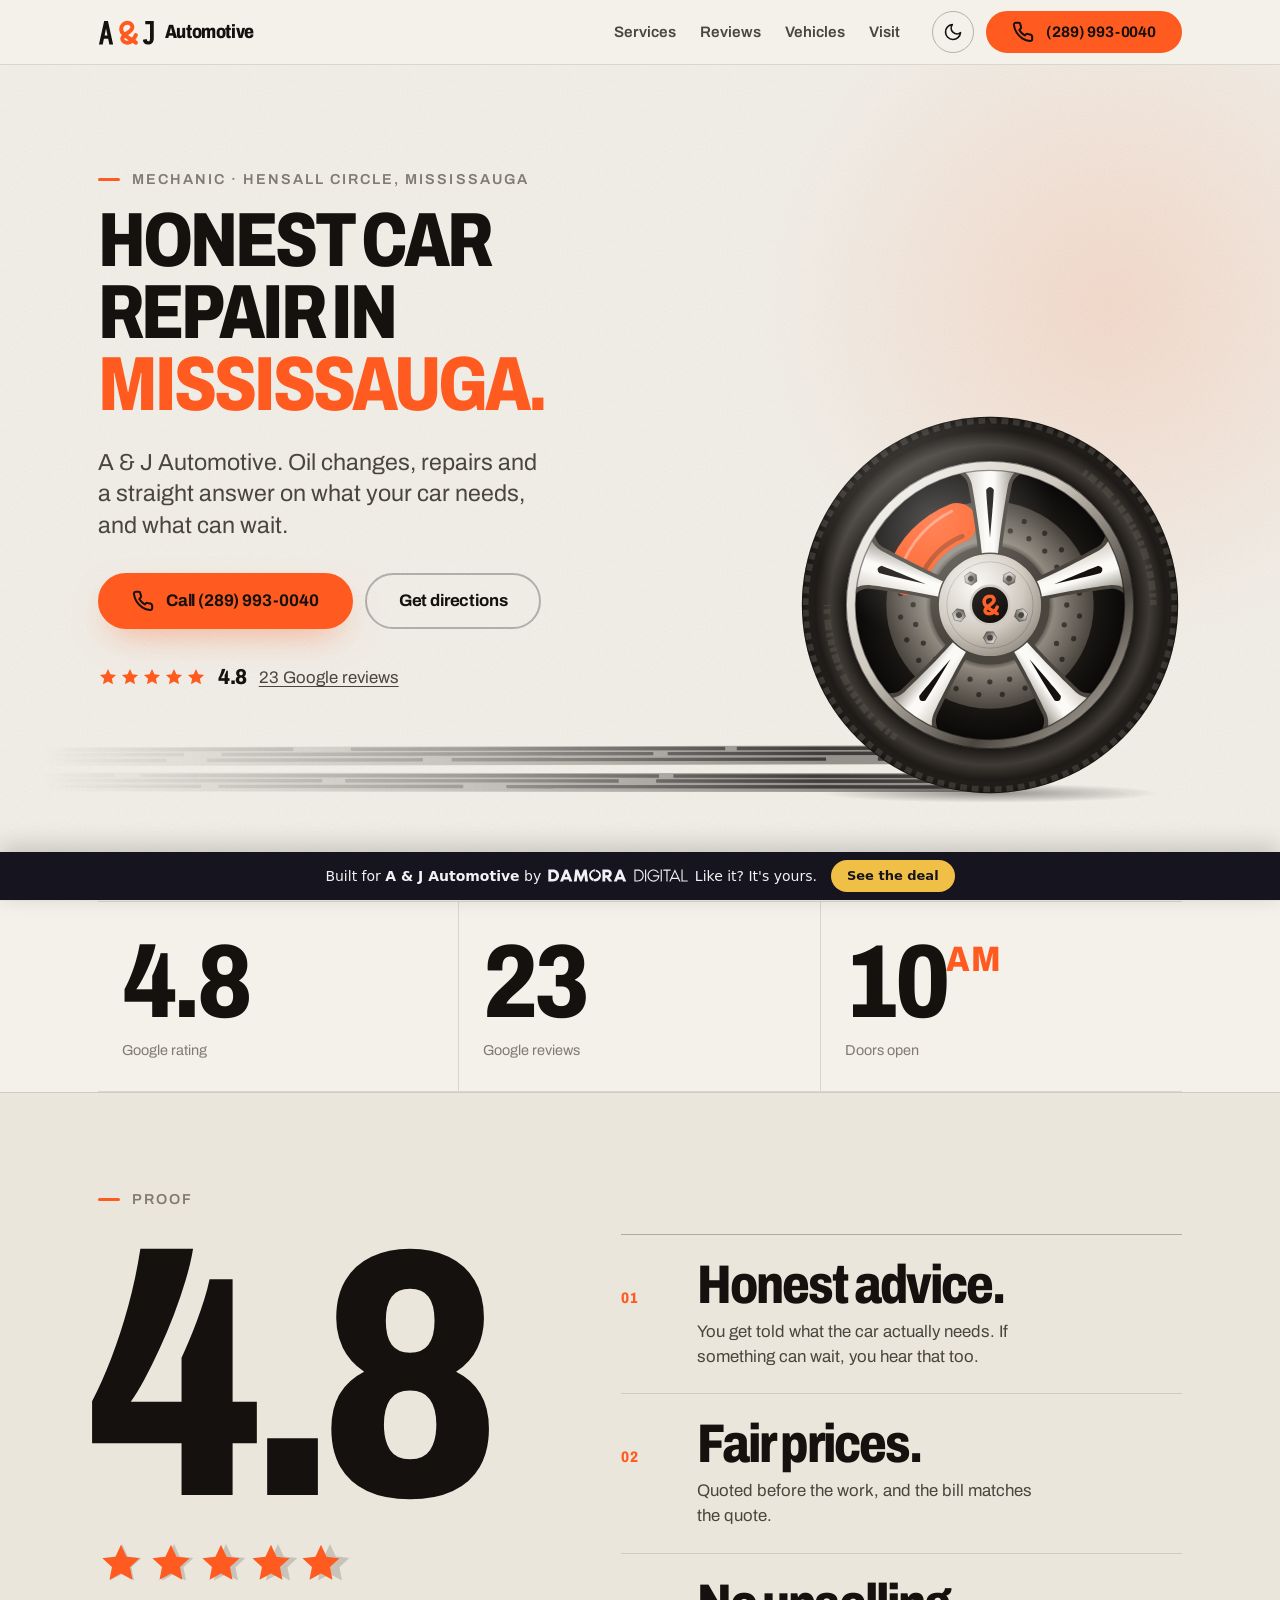
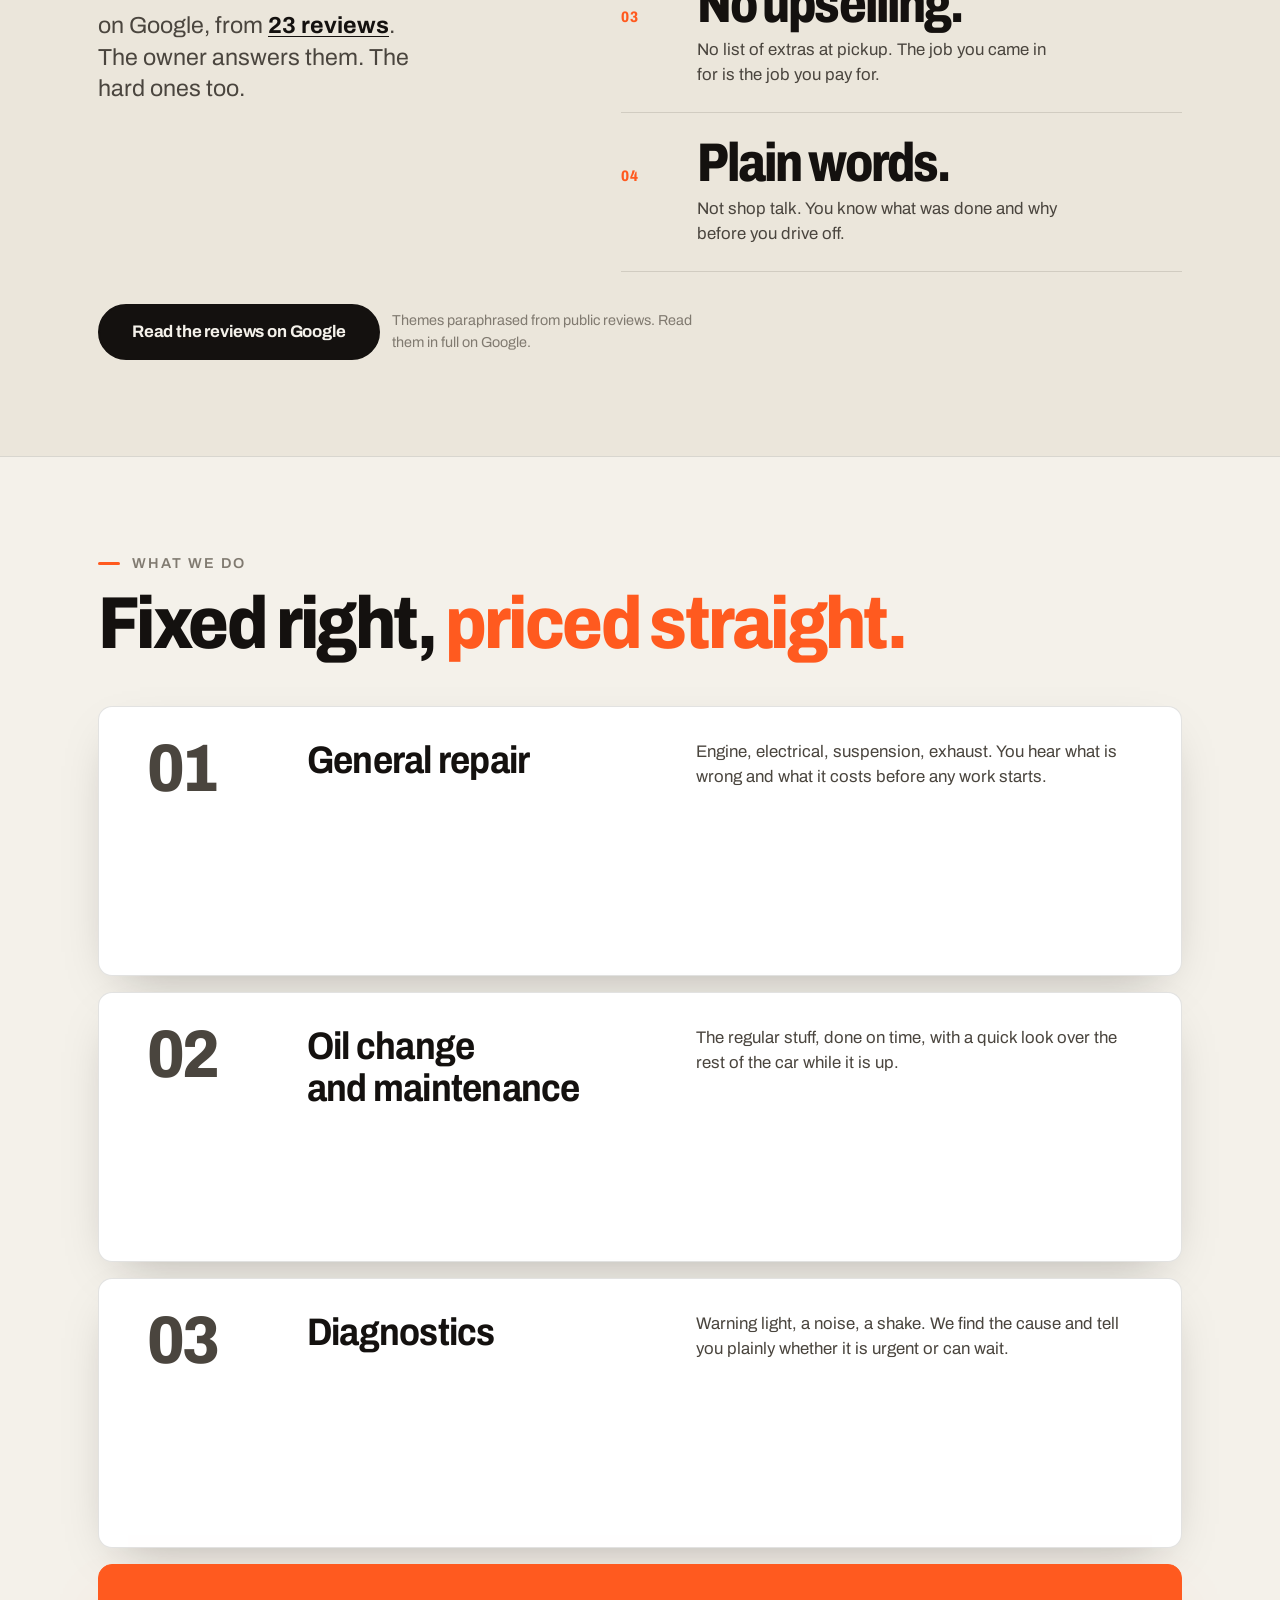
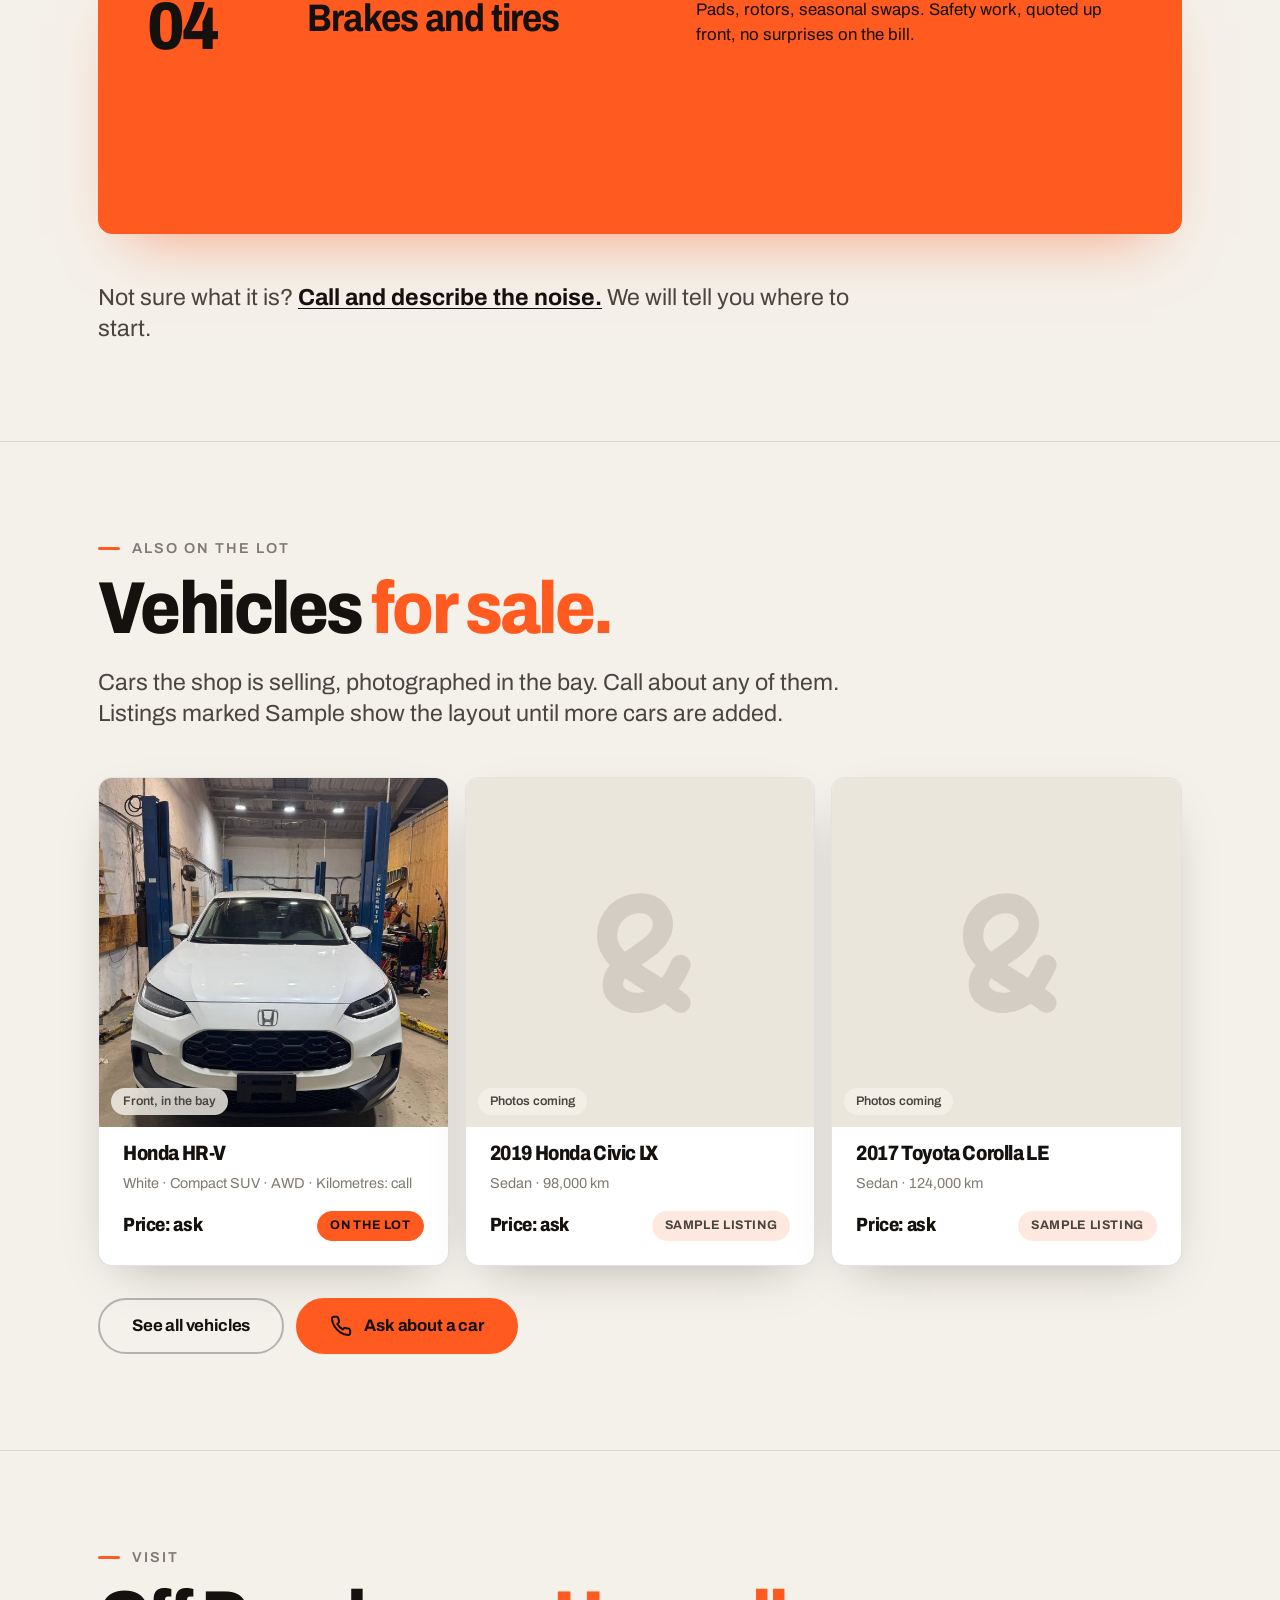
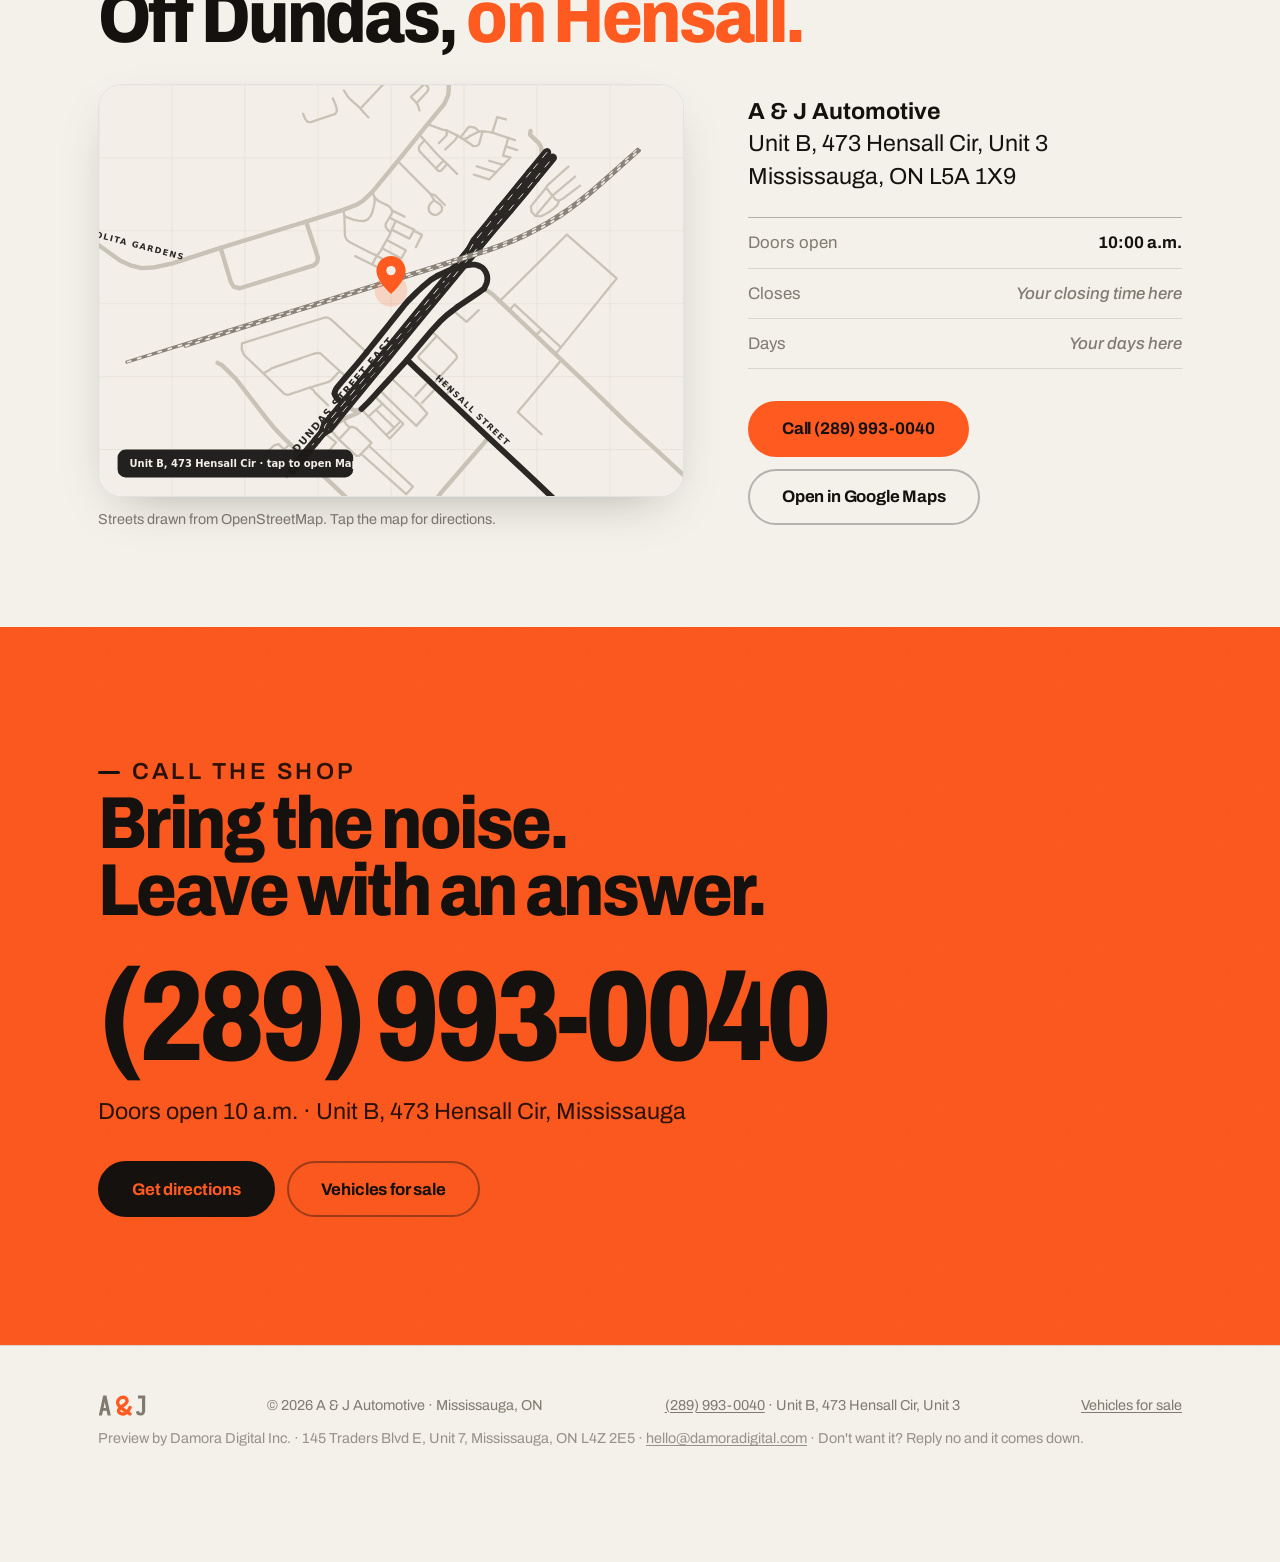
<file: index.html>
<!doctype html>
<html lang="en-CA" class="no-js">
<head>
  <meta name="robots" content="noindex, nofollow">
<meta charset="utf-8">
<meta name="viewport" content="width=device-width, initial-scale=1, viewport-fit=cover">
<title>A &amp; J Automotive · Mechanic in Mississauga</title>
<meta name="description" content="A &amp; J Automotive, an independent mechanic on Hensall Circle in Mississauga. Oil changes, repairs, vehicles for sale, and a straight answer on what your car needs. Call (289) 993-0040.">
<meta name="theme-color" content="#f4f1ea" media="(prefers-color-scheme: light)">
<meta name="theme-color" content="#0f0e0c" media="(prefers-color-scheme: dark)">
<script>document.documentElement.classList.remove('no-js');try{var t=localStorage.getItem('aj-theme');if(t)document.documentElement.setAttribute('data-theme',t)}catch(e){}</script>
<link rel="preconnect" href="https://fonts.googleapis.com">
<link rel="preconnect" href="https://fonts.gstatic.com" crossorigin>
<link rel="stylesheet" href="https://fonts.googleapis.com/css2?family=Archivo:wdth,wght@75..100,400..900&display=swap">
<link rel="stylesheet" href="tokens.css">
<link rel="stylesheet" href="components.css">
<link rel="stylesheet" href="style.css">
<link rel="icon" href="favicon.svg" type="image/svg+xml">
<script type="application/ld+json">
{"@context":"https://schema.org","@type":"AutoRepair","name":"A & J Automotive","telephone":"+1-289-993-0040","address":{"@type":"PostalAddress","streetAddress":"Unit B, 473 Hensall Cir Unit 3","addressLocality":"Mississauga","addressRegion":"ON","postalCode":"L5A 1X9","addressCountry":"CA"},"aggregateRating":{"@type":"AggregateRating","ratingValue":"4.8","reviewCount":"23"}}
</script>
</head>
<body class="has-dbar">

<!-- shared shapes, drawn once: the star, the road ampersand, the phone, the full mark -->
<svg width="0" height="0" style="position:absolute" aria-hidden="true">
  <defs>
    <symbol id="star" viewBox="0 0 24 24"><path fill="currentColor" d="M12 2.5l2.9 6.2 6.8.8-5 4.6 1.3 6.7L12 17.5l-6 3.3 1.3-6.7-5-4.6 6.8-.8z"/></symbol>
    <symbol id="road" viewBox="0 0 100 100"><path d="M84 92 C62 74 22 60 22 36 C22 18 36 8 50 8 C64 8 72 20 68 32 C61 50 30 56 27 74 C25 86 38 93 50 92 C66 90 76 78 84 60" fill="none" stroke="currentColor" stroke-width="17" stroke-linecap="round" stroke-linejoin="round"/></symbol>
    <symbol id="phone" viewBox="0 0 24 24"><path fill="none" stroke="currentColor" stroke-width="2.2" stroke-linecap="round" stroke-linejoin="round" d="M22 16.9v3a2 2 0 0 1-2.2 2 19.8 19.8 0 0 1-8.6-3 19.5 19.5 0 0 1-6-6A19.8 19.8 0 0 1 2.1 4.2 2 2 0 0 1 4.1 2h3a2 2 0 0 1 2 1.7c.1.9.4 1.8.7 2.7a2 2 0 0 1-.5 2.1L8 9.8a16 16 0 0 0 6 6l1.3-1.3a2 2 0 0 1 2.1-.4c.9.3 1.8.6 2.7.7a2 2 0 0 1 1.7 2z"/></symbol>
    <symbol id="markdef" viewBox="-2 -4 240 110">
      <path d="M0 100 L22 0 L38 0 L60 100 L44 100 L39 76 L21 76 L16 100 Z M24 62 L36 62 L30 32 Z" fill="currentColor" fill-rule="evenodd"/>
      <path transform="translate(72 0)" d="M84 92 C62 74 22 60 22 36 C22 18 36 8 50 8 C64 8 72 20 68 32 C61 50 30 56 27 74 C25 86 38 93 50 92 C66 90 76 78 84 60" fill="none" stroke="var(--accent)" stroke-width="17" stroke-linecap="round" stroke-linejoin="round"/>
      <path transform="translate(186 0)" d="M10 0 H46 V72 C46 92 36 100 22 100 C8 100 0 92 0 80 L16 77 C17 84 19 86 23 86 C28 86 30 82 30 74 V14 H10 Z" fill="currentColor"/>
    </symbol>
  </defs>
</svg>

<header class="top">
  <div class="wrap">
    <a class="brand" href="#top" aria-label="A and J Automotive, home">
      <svg class="mark" viewBox="-2 -4 240 110" aria-hidden="true"><use href="#markdef"/></svg>
      <span class="brand-name">Automotive</span>
    </a>
    <nav class="nav" aria-label="Site">
      <a href="#services">Services</a>
      <a href="#reviews">Reviews</a>
      <a href="vehicles.html">Vehicles</a>
      <a href="#visit">Visit</a>
    </nav>
    <div class="top-actions">
      <button class="theme-toggle" type="button" aria-label="Switch light or dark mode" title="Light / dark">
        <svg class="moon" viewBox="0 0 24 24" fill="none" stroke="currentColor" stroke-width="2" stroke-linecap="round" stroke-linejoin="round" aria-hidden="true"><path d="M21 12.8A9 9 0 1 1 11.2 3a7 7 0 0 0 9.8 9.8z"/></svg>
        <svg class="sun" viewBox="0 0 24 24" fill="none" stroke="currentColor" stroke-width="2" stroke-linecap="round" stroke-linejoin="round" aria-hidden="true"><circle cx="12" cy="12" r="4"/><path d="M12 2v2M12 20v2M4.9 4.9l1.4 1.4M17.7 17.7l1.4 1.4M2 12h2M20 12h2M4.9 19.1l1.4-1.4M17.7 6.3l1.4-1.4"/></svg>
      </button>
      <a class="btn btn-primary" href="tel:+12899930040"><svg aria-hidden="true"><use href="#phone"/></svg>(289) 993-0040</a>
    </div>
  </div>
</header>

<main id="top">

  <!-- HERO (v3, 2026-10-29). The wheel is the page's character (Nishan: "the wheel did look much
       better as hero"): it peels out on load, laying skid marks outside the tire, then turns as
       you scroll (main.js). The road ampersand stays the logo and rides on the centre cap. -->
  <section class="hero grain" data-wheel aria-labelledby="hero-title">
    <div class="wrap hero-grid">
      <div class="hero-copy">
        <p class="eyebrow hero-in" style="--i:0">Mechanic · Hensall Circle, Mississauga</p>
        <h1 class="display hero-title" id="hero-title">
          <span class="line hero-in" style="--i:1"><span>Honest car</span></span>
          <span class="line hero-in" style="--i:2"><span>repair in</span></span>
          <span class="line hero-in" style="--i:3"><span><em>Mississauga.</em></span></span>
        </h1>
        <p class="lede hero-in" style="--i:4">A &amp; J Automotive. Oil changes, repairs and a straight answer on what your car needs, and what can wait.</p>
        <div class="hero-cta hero-in" style="--i:5">
          <a class="btn btn-primary" href="tel:+12899930040"><svg aria-hidden="true"><use href="#phone"/></svg>Call (289) 993-0040</a>
          <a class="btn btn-ghost" href="https://www.google.com/maps/place/A+%26+J+Automotive/@43.5912662,-79.60498,776m/data=!4m6!3m5!1s0x882b47dd2676ea45:0x3b7293bacff20fbe!8m2!3d43.5912662!4d-79.60498!16s%2Fg%2F11mkzx8n3l" target="_blank" rel="noopener">Get directions</a>
        </div>
        <div class="reviews hero-in" style="--i:6">
          <span class="stars" aria-hidden="true"><svg viewBox="0 0 24 24"><use href="#star"/></svg><svg viewBox="0 0 24 24"><use href="#star"/></svg><svg viewBox="0 0 24 24"><use href="#star"/></svg><svg viewBox="0 0 24 24"><use href="#star"/></svg><svg viewBox="0 0 24 24"><use href="#star"/></svg></span>
          <span class="reviews-n">4.8</span>
          <a href="https://www.google.com/maps/place/A+%26+J+Automotive/@43.5912662,-79.60498,776m/data=!4m6!3m5!1s0x882b47dd2676ea45:0x3b7293bacff20fbe!8m2!3d43.5912662!4d-79.60498!16s%2Fg%2F11mkzx8n3l" target="_blank" rel="noopener">23 Google reviews</a>
        </div>
      </div>

      <!-- The wheel: an alloy wheel in pure SVG. Static layers (tire, lip, barrel, disc, the orange
           caliper, the light) stay put; one group (tread, sidewall code, spokes, hub, lugs, cap) turns
           with scroll (main.js). The skid marks sit OUTSIDE the tire: their own layer, laid from the
           contact patch out to the left on load. Static with reduced motion. -->
      <div class="hero-wheel hero-in" style="--i:1" aria-hidden="true">
        <div class="skid">
          <svg viewBox="0 0 2400 40" preserveAspectRatio="xMaxYMax slice">
            <!-- two rubber streaks from a wheel spun in place: a soft smear, lengthwise
                 striations where the tread ribs dragged, broken where the rubber lifted -->
            <g fill="none" stroke="currentColor">
              <path d="M0 17 C800 16 1600 12.5 2400 11.5" stroke-width="13" opacity=".5"/>
              <path d="M0 29 C800 29.5 1600 30.5 2400 31" stroke-width="13" opacity=".5"/>
              <g stroke-width="2.4" opacity=".8">
                <path d="M0 12.5 C800 11.5 1600 8 2400 7" stroke-dasharray="320 14 180 40 260 8 140 22 400 18"/>
                <path d="M0 16 C800 15 1600 11.5 2400 10.5" stroke-dasharray="210 30 380 12 120 26 300 10"/>
                <path d="M0 20 C800 19 1600 15.5 2400 14.5" stroke-dasharray="150 20 260 36 330 14 90 28"/>
                <path d="M0 24.5 C800 25 1600 26 2400 26.5" stroke-dasharray="280 12 160 30 220 18 360 10"/>
                <path d="M0 28 C800 28.5 1600 29.5 2400 30" stroke-dasharray="190 26 340 10 110 34 250 16"/>
                <path d="M0 32 C800 32.5 1600 33.5 2400 34" stroke-dasharray="360 16 140 24 280 12 170 30"/>
              </g>
            </g>
          </svg>
        </div>
        <svg class="wheel" viewBox="0 0 400 400">
          <defs>
            <radialGradient id="wg-shadow"><stop offset="0" stop-color="#000" stop-opacity=".38"/><stop offset="1" stop-color="#000" stop-opacity="0"/></radialGradient>
            <radialGradient id="wg-side" cx="200" cy="200" r="196" gradientUnits="userSpaceOnUse">
              <stop offset=".77" style="stop-color:var(--tire-hi)" stop-opacity="0"/>
              <stop offset=".85" style="stop-color:var(--tire-hi)" stop-opacity=".6"/>
              <stop offset=".93" style="stop-color:var(--tire-hi)" stop-opacity="0"/>
              <stop offset="1" stop-color="#000" stop-opacity=".25"/>
            </radialGradient>
            <radialGradient id="wg-barrel" cx="200" cy="200" r="141" gradientUnits="userSpaceOnUse">
              <stop offset="0" stop-color="#3b3630"/><stop offset=".72" stop-color="#1c1916"/><stop offset="1" stop-color="#0a0908"/>
            </radialGradient>
            <radialGradient id="wg-disc" cx="200" cy="200" r="108" gradientUnits="userSpaceOnUse">
              <stop offset=".55" style="stop-color:var(--metal-4)"/><stop offset=".62" style="stop-color:var(--metal-3)"/><stop offset="1" style="stop-color:var(--metal-4)"/>
            </radialGradient>
            <linearGradient id="wg-lip" x1="0" y1="0" x2="1" y2="1">
              <stop offset="0" style="stop-color:var(--metal-1)"/><stop offset=".4" style="stop-color:var(--metal-2)"/><stop offset=".72" style="stop-color:var(--metal-4)"/><stop offset="1" style="stop-color:var(--metal-2)"/>
            </linearGradient>
            <linearGradient id="wg-spoke" x1="0" y1="0" x2="1" y2="0">
              <stop offset="0" style="stop-color:var(--metal-2)"/><stop offset=".42" style="stop-color:var(--metal-1)"/><stop offset=".58" style="stop-color:var(--metal-1)"/><stop offset="1" style="stop-color:var(--metal-3)"/>
            </linearGradient>
            <radialGradient id="wg-hub" cx=".38" cy=".32" r=".75">
              <stop offset="0" style="stop-color:var(--metal-1)"/><stop offset=".6" style="stop-color:var(--metal-2)"/><stop offset="1" style="stop-color:var(--metal-3)"/>
            </radialGradient>
            <linearGradient id="wg-lug" x1="0" y1="0" x2="1" y2="1">
              <stop offset="0" style="stop-color:var(--metal-1)"/><stop offset="1" style="stop-color:var(--metal-4)"/>
            </linearGradient>
            <radialGradient id="wg-sheen" cx="140" cy="110" r="230" gradientUnits="userSpaceOnUse">
              <stop offset="0" stop-color="#fff" stop-opacity=".26"/><stop offset=".55" stop-color="#fff" stop-opacity="0"/>
            </radialGradient>
            <g id="wg-arm">
              <path d="M188.5 152 C185.5 120 180 90 177 74 Q175 67 166 62.1 A142 142 0 0 1 234 62.1 Q225 67 223 74 C220 90 214.5 120 211.5 152 Z" style="fill:var(--metal-4)"/>
              <path d="M192 150 C189 120 184 90 181 74 Q179 66 173 60.6 A142 142 0 0 1 227 60.6 Q221 66 219 74 C216 90 211 120 208 150 Z" fill="url(#wg-spoke)"/>
              <path d="M200 130 C201.8 110 203.4 92 204 80 Q200 74 196 80 C196.6 92 198.2 110 200 130 Z" fill="#14110f"/>
            </g>
            <g id="wg-nut">
              <polygon points="207,166 203.5,172.06 196.5,172.06 193,166 196.5,159.94 203.5,159.94" fill="url(#wg-lug)" stroke="rgba(0,0,0,.4)" stroke-width=".8"/>
              <circle cx="200" cy="166" r="3" style="fill:var(--metal-4)"/>
            </g>
          </defs>
          <!-- static: ground shadow, tire, sidewall, barrel, disc, caliper -->
          <ellipse cx="200" cy="396" rx="176" ry="10" fill="url(#wg-shadow)"/>
          <circle cx="200" cy="200" r="196" style="fill:var(--tire)"/>
          <circle cx="200" cy="200" r="196" fill="url(#wg-side)"/>
          <circle cx="200" cy="200" r="141" fill="url(#wg-barrel)"/>
          <circle cx="200" cy="200" r="108" fill="url(#wg-disc)"/>
          <g fill="none" stroke="#0a0908" stroke-linecap="round" opacity=".55"><circle cx="200" cy="200" r="80" stroke-width="5.5" stroke-dasharray="0 20.94"/><circle cx="200" cy="200" r="94" stroke-width="5.5" stroke-dasharray="0 24.6" transform="rotate(7 200 200)"/></g>
          <circle cx="200" cy="200" r="62" style="fill:var(--metal-4)"/>
          <g class="caliper" fill="none" stroke-linecap="round">
            <path d="M113.5 168.5 A92 92 0 0 1 165.5 114.7" style="stroke:var(--accent)" stroke-width="42"/>
            <path d="M107.6 160.9 A106 106 0 0 1 160.1 102.4" stroke="#fff" stroke-opacity=".35" stroke-width="3"/>
            <path d="M127.4 172.6 A78 78 0 0 1 171.2 128.4" stroke="#000" stroke-opacity=".28" stroke-width="5"/>
          </g>
          <!-- the turning group -->
          <g class="wheel-spin">
            <circle cx="200" cy="200" r="192" fill="none" style="stroke:var(--tire-hi)" stroke-width="6" stroke-opacity=".5" pathLength="1200" stroke-dasharray="7 5"/>
            <g fill="none" style="stroke:var(--tire-hi)" stroke-width="7" stroke-opacity=".55">
              <path d="M297.8 61.4 A170 170 0 0 1 370 200" stroke-dasharray="4 3 9 3 5 3 12 6 4 3 7 3 10 3"/>
              <path d="M102.2 338.6 A170 170 0 0 1 30 200" stroke-dasharray="6 3 4 3 11 6 5 3 9 3 4 3"/>
            </g>
            <use href="#wg-arm"/><use href="#wg-arm" transform="rotate(72 200 200)"/><use href="#wg-arm" transform="rotate(144 200 200)"/><use href="#wg-arm" transform="rotate(216 200 200)"/><use href="#wg-arm" transform="rotate(288 200 200)"/>
            <circle cx="200" cy="200" r="54" fill="url(#wg-hub)" style="stroke:var(--metal-4)" stroke-width="1.5"/>
            <circle cx="200" cy="200" r="45" fill="none" stroke="#000" stroke-opacity=".16"/>
            <use href="#wg-nut" transform="rotate(36 200 200)"/><use href="#wg-nut" transform="rotate(108 200 200)"/><use href="#wg-nut" transform="rotate(180 200 200)"/><use href="#wg-nut" transform="rotate(252 200 200)"/><use href="#wg-nut" transform="rotate(324 200 200)"/>
            <circle cx="200" cy="200" r="20" fill="#14110f" style="stroke:var(--metal-2)" stroke-width="2.5"/>
            <use href="#road" x="189" y="189" width="22" height="22" style="color:var(--accent)"/>
          </g>
          <!-- static: the polished lip over the spoke ends, then the light -->
          <circle cx="200" cy="200" r="145" fill="none" stroke="url(#wg-lip)" stroke-width="10"/>
          <circle cx="200" cy="200" r="140.2" fill="none" stroke="#000" stroke-opacity=".45" stroke-width="1.4"/>
          <circle cx="200" cy="200" r="149.6" fill="none" stroke="#000" stroke-opacity=".5" stroke-width="1"/>
          <circle cx="200" cy="200" r="196" fill="url(#wg-sheen)"/>
          <circle cx="200" cy="200" r="195.3" fill="none" style="stroke:var(--tire-edge)" stroke-width="1.4"/>
        </svg>
      </div>
    </div>
  </section>

  <!-- STATS: the facts row -->
  <section class="section section-stats" aria-label="At a glance">
    <div class="wrap">
      <div class="stats">
        <div class="stat reveal" style="--d:0ms"><span class="stat-n">4.8</span><span class="stat-l">Google rating</span></div>
        <div class="stat reveal" style="--d:90ms"><span class="stat-n">23</span><span class="stat-l">Google reviews</span></div>
        <div class="stat reveal" style="--d:180ms"><span class="stat-n">10<sup>AM</sup></span><span class="stat-l">Doors open</span></div>
      </div>
    </div>
  </section>

  <!-- PROOF: the 4.8 staged as a composition, the review themes as big words. No copied review text. -->
  <section class="section proof" id="reviews" aria-labelledby="proof-title">
    <div class="wrap">
      <p class="eyebrow reveal">Proof</p>
      <h2 class="visually-hidden" id="proof-title">What 23 reviews keep saying</h2>
      <div class="proof-grid">
        <div class="proof-num reveal" style="--fill:96%">
          <span class="giant" data-count="4.8" data-decimals="1">4.8</span>
          <div class="stars-big" aria-label="4.8 out of 5 stars">
            <span class="stars-row stars-base" aria-hidden="true"><svg viewBox="0 0 24 24"><use href="#star"/></svg><svg viewBox="0 0 24 24"><use href="#star"/></svg><svg viewBox="0 0 24 24"><use href="#star"/></svg><svg viewBox="0 0 24 24"><use href="#star"/></svg><svg viewBox="0 0 24 24"><use href="#star"/></svg></span>
            <span class="stars-fill" aria-hidden="true"><span class="stars-row"><svg viewBox="0 0 24 24"><use href="#star"/></svg><svg viewBox="0 0 24 24"><use href="#star"/></svg><svg viewBox="0 0 24 24"><use href="#star"/></svg><svg viewBox="0 0 24 24"><use href="#star"/></svg><svg viewBox="0 0 24 24"><use href="#star"/></svg></span></span>
          </div>
          <p class="proof-line">on Google, from <a href="https://www.google.com/maps/place/A+%26+J+Automotive/@43.5912662,-79.60498,776m/data=!4m6!3m5!1s0x882b47dd2676ea45:0x3b7293bacff20fbe!8m2!3d43.5912662!4d-79.60498!16s%2Fg%2F11mkzx8n3l" target="_blank" rel="noopener">23 reviews</a>. The owner answers them. The hard ones too.</p>
        </div>
        <ol class="themes">
          <li class="theme reveal" style="--d:0ms"><span class="theme-n">01</span><div><span class="theme-w">Honest advice.</span><span class="theme-s">You get told what the car actually needs. If something can wait, you hear that too.</span></div></li>
          <li class="theme reveal" style="--d:90ms"><span class="theme-n">02</span><div><span class="theme-w">Fair prices.</span><span class="theme-s">Quoted before the work, and the bill matches the quote.</span></div></li>
          <li class="theme reveal" style="--d:180ms"><span class="theme-n">03</span><div><span class="theme-w">No upselling.</span><span class="theme-s">No list of extras at pickup. The job you came in for is the job you pay for.</span></div></li>
          <li class="theme reveal" style="--d:270ms"><span class="theme-n">04</span><div><span class="theme-w">Plain words.</span><span class="theme-s">Not shop talk. You know what was done and why before you drive off.</span></div></li>
        </ol>
      </div>
      <div class="proof-cta reveal">
        <a class="btn btn-ink" href="https://www.google.com/maps/place/A+%26+J+Automotive/@43.5912662,-79.60498,776m/data=!4m6!3m5!1s0x882b47dd2676ea45:0x3b7293bacff20fbe!8m2!3d43.5912662!4d-79.60498!16s%2Fg%2F11mkzx8n3l" target="_blank" rel="noopener">Read the reviews on Google</a>
        <span class="meta">Themes paraphrased from public reviews. Read them in full on Google.</span>
      </div>
    </div>
  </section>

  <!-- SERVICES: confirm with the shop. Reviews confirm oil changes and repairs; diagnostics and
       brakes & tires are the usual shape of an independent shop. Ali confirms or edits before this goes live.
       The cards pile up under the header as you scroll (CSS sticky, no script). -->
  <section class="section" id="services" aria-labelledby="services-title">
    <div class="wrap">
      <p class="eyebrow reveal">What we do</p>
      <h2 class="h2 reveal" id="services-title" style="--d:60ms">Fixed right, <em>priced straight.</em></h2>
      <div class="stack services">
        <article class="card svc stack-card" style="--k:0">
          <p class="card-num">01</p>
          <h3 class="h3">General repair</h3>
          <p>Engine, electrical, suspension, exhaust. You hear what is wrong and what it costs before any work starts.</p>
        </article>
        <article class="card svc stack-card" style="--k:1">
          <p class="card-num">02</p>
          <h3 class="h3">Oil change and maintenance</h3>
          <p>The regular stuff, done on time, with a quick look over the rest of the car while it is up.</p>
        </article>
        <article class="card svc stack-card" style="--k:2">
          <p class="card-num">03</p>
          <h3 class="h3">Diagnostics</h3>
          <p>Warning light, a noise, a shake. We find the cause and tell you plainly whether it is urgent or can wait.</p>
        </article>
        <article class="card svc card-accent stack-card" style="--k:3">
          <p class="card-num">04</p>
          <h3 class="h3">Brakes and tires</h3>
          <p>Pads, rotors, seasonal swaps. Safety work, quoted up front, no surprises on the bill.</p>
        </article>
      </div>
      <p class="services-note reveal">Not sure what it is? <a href="tel:+12899930040">Call and describe the noise.</a> We will tell you where to start.</p>
    </div>
  </section>

  <!-- VEHICLES: the shop also sells cars. Cards come from vehicles.json (first three). -->
  <section class="section" id="vehicles" aria-labelledby="vehicles-title">
    <div class="wrap">
      <p class="eyebrow reveal">Also on the lot</p>
      <h2 class="h2 reveal" id="vehicles-title" style="--d:60ms">Vehicles <em>for sale.</em></h2>
      <p class="lede reveal" style="--d:120ms">Cars the shop is selling, photographed in the bay. Call about any of them. Listings marked Sample show the layout until more cars are added.</p>
      <div class="grid grid-3 vgrid" data-vehicles="3" aria-live="polite">
        <noscript><p>Turn on JavaScript to see the listings, or <a href="vehicles.html">open the vehicles page</a>.</p></noscript>
      </div>
      <div class="vehicles-cta reveal">
        <a class="btn btn-ghost" href="vehicles.html">See all vehicles</a>
        <a class="btn btn-primary" href="tel:+12899930040"><svg aria-hidden="true"><use href="#phone"/></svg>Ask about a car</a>
      </div>
    </div>
  </section>

  <!-- VISIT: the map is drawn from OpenStreetMap road data (scripts/leads/mapsvg.py), one per theme,
       and links to the Google listing. Only "opens 10 a.m." is confirmed; the shop fills the rest. -->
  <section class="section" id="visit" aria-labelledby="visit-title">
    <div class="wrap">
      <p class="eyebrow reveal">Visit</p>
      <h2 class="h2 reveal" id="visit-title" style="--d:60ms">Off Dundas, <em>on Hensall.</em></h2>
      <div class="visit-grid">
        <div class="reveal" style="--d:120ms">
          <a class="map" href="https://www.google.com/maps/place/A+%26+J+Automotive/@43.5912662,-79.60498,776m/data=!4m6!3m5!1s0x882b47dd2676ea45:0x3b7293bacff20fbe!8m2!3d43.5912662!4d-79.60498!16s%2Fg%2F11mkzx8n3l" target="_blank" rel="noopener" aria-label="Open A and J Automotive in Google Maps">
            <img class="map-light" src="map-light.svg" width="880" height="620" alt="Map of the streets around the shop: Dundas Street East, Hensall Street and Hensall Circle, with the shop pinned" loading="lazy" decoding="async">
            <img class="map-dark" src="map-dark.svg" width="880" height="620" alt="" loading="lazy" decoding="async">
          </a>
          <p class="meta map-note">Streets drawn from OpenStreetMap. Tap the map for directions.</p>
        </div>
        <div class="visit-copy">
          <address class="visit-address reveal" style="--d:120ms">
            <strong>A &amp; J Automotive</strong><br>
            Unit B, 473 Hensall Cir, Unit 3<br>
            Mississauga, ON L5A 1X9
          </address>
          <dl class="hours reveal" style="--d:180ms">
            <div><dt>Doors open</dt><dd>10:00 a.m.</dd></div>
            <div><dt>Closes</dt><dd class="fill">Your closing time here</dd></div>
            <div><dt>Days</dt><dd class="fill">Your days here</dd></div>
          </dl>
          <div class="visit-cta reveal" style="--d:240ms">
            <a class="btn btn-primary" href="tel:+12899930040">Call (289) 993-0040</a>
            <a class="btn btn-ghost" href="https://www.google.com/maps/place/A+%26+J+Automotive/@43.5912662,-79.60498,776m/data=!4m6!3m5!1s0x882b47dd2676ea45:0x3b7293bacff20fbe!8m2!3d43.5912662!4d-79.60498!16s%2Fg%2F11mkzx8n3l" target="_blank" rel="noopener">Open in Google Maps</a>
          </div>
        </div>
      </div>
    </div>
  </section>

  <!-- THE END: one plate, one number -->
  <section class="end grain" aria-labelledby="end-title">
    <div class="wrap">
      <p class="eyebrow reveal">Call the shop</p>
      <h2 class="h2 reveal" id="end-title" style="--d:60ms">Bring the noise.<br>Leave with an answer.</h2>
      <a class="end-phone reveal" style="--d:120ms" href="tel:+12899930040">(289) 993-0040</a>
      <p class="reveal" style="--d:180ms">Doors open 10 a.m. · Unit B, 473 Hensall Cir, Mississauga</p>
      <div class="end-cta reveal" style="--d:240ms">
        <a class="btn btn-ink" href="https://www.google.com/maps/place/A+%26+J+Automotive/@43.5912662,-79.60498,776m/data=!4m6!3m5!1s0x882b47dd2676ea45:0x3b7293bacff20fbe!8m2!3d43.5912662!4d-79.60498!16s%2Fg%2F11mkzx8n3l" target="_blank" rel="noopener">Get directions</a>
        <a class="btn btn-ghost" href="vehicles.html">Vehicles for sale</a>
      </div>
    </div>
  </section>

</main>

<footer class="foot">
  <div class="wrap">
    <a href="#top" aria-label="A and J Automotive, top of page"><svg class="mark" viewBox="-2 -4 240 110" aria-hidden="true"><use href="#markdef"/></svg></a>
    <span>&copy; <span id="year">2026</span> A &amp; J Automotive · Mississauga, ON</span>
    <span><a href="tel:+12899930040">(289) 993-0040</a> · Unit B, 473 Hensall Cir, Unit 3</span>
    <span><a href="vehicles.html">Vehicles for sale</a></span>
    <span class="foot-credit">Preview by Damora Digital Inc. · 145 Traders Blvd E, Unit 7, Mississauga, ON L4Z 2E5 · <a href="mailto:hello@damoradigital.com">hello@damoradigital.com</a> · Don't want it? Reply no and it comes down.</span>
  </div>
</footer>

<!-- Sticky call bar: phones only, always within thumb reach -->
<div class="callbar" role="region" aria-label="Call or get directions">
  <a class="btn btn-primary" href="tel:+12899930040"><svg aria-hidden="true"><use href="#phone"/></svg>Call (289) 993-0040</a>
  <a class="btn btn-ghost" href="https://www.google.com/maps/place/A+%26+J+Automotive/@43.5912662,-79.60498,776m/data=!4m6!3m5!1s0x882b47dd2676ea45:0x3b7293bacff20fbe!8m2!3d43.5912662!4d-79.60498!16s%2Fg%2F11mkzx8n3l" target="_blank" rel="noopener" aria-label="Get directions">
    <svg viewBox="0 0 24 24" fill="none" stroke="currentColor" stroke-width="2.2" stroke-linecap="round" stroke-linejoin="round" aria-hidden="true"><path d="M3 11l19-9-9 19-2-8z"/></svg>
  </a>
</div>

<script src="main.js" defer></script>
<!-- Damora bar: the owner is looking at their own site; this is the one thing on it that is ours -->
<div class="dbar" role="complementary" aria-label="About this preview" data-v="a">
  <span class="dbar-long">Built for <strong>A &amp; J Automotive</strong> by <img class="dbar-logo" src="damora-wordmark.svg" alt="Damora Digital" width="2089" height="193"> Like it? It's yours.</span>
  <span class="dbar-short">Like it, <strong>A &amp; J</strong>? It’s yours.<span class="dbar-by">Built by <img class="dbar-logo" src="damora-wordmark.svg" alt="Damora Digital" width="2089" height="193"></span></span>
  <a href="https://damoradigital.com/deal?b=anj&amp;v=a&amp;from=preview">See the deal</a>
</div>
<!-- Bar copy variants (A/B per lead, logged on the lead). ?bar=b shows another one for review. -->
<script>
(function () {
  var V = {
    a: ['Built for <strong>A &amp; J Automotive</strong> by LOGO Like it? It’s yours.', 'Like it, <strong>A &amp; J</strong>? It’s yours.<span class="dbar-by">Built by LOGO</span>', 'See the deal'],
    b: ['LOGO built <strong>A &amp; J Automotive</strong> a new website. This is it.', 'Your site, by LOGO', 'Make it mine'],
    c: ['<strong>A &amp; J</strong>, want this as your website? Made by LOGO', '<strong>A &amp; J</strong>, want it? LOGO', 'Get it']
  };
  var m = /[?&]bar=([abc])/.exec(location.search), bar = document.querySelector('.dbar');
  if (!m || !bar) return;
  var v = V[m[1]], logo = bar.querySelector('.dbar-logo').outerHTML, a = bar.querySelector('a');
  bar.querySelector('.dbar-long').innerHTML = v[0].replace('LOGO', logo);
  bar.querySelector('.dbar-short').innerHTML = v[1].replace('LOGO', logo);
  a.textContent = v[2];
  a.href = a.href.replace(/v=[abc]/, 'v=' + m[1]);
  bar.setAttribute('data-v', m[1]);
})();
</script>
</body>
</html>
</file>
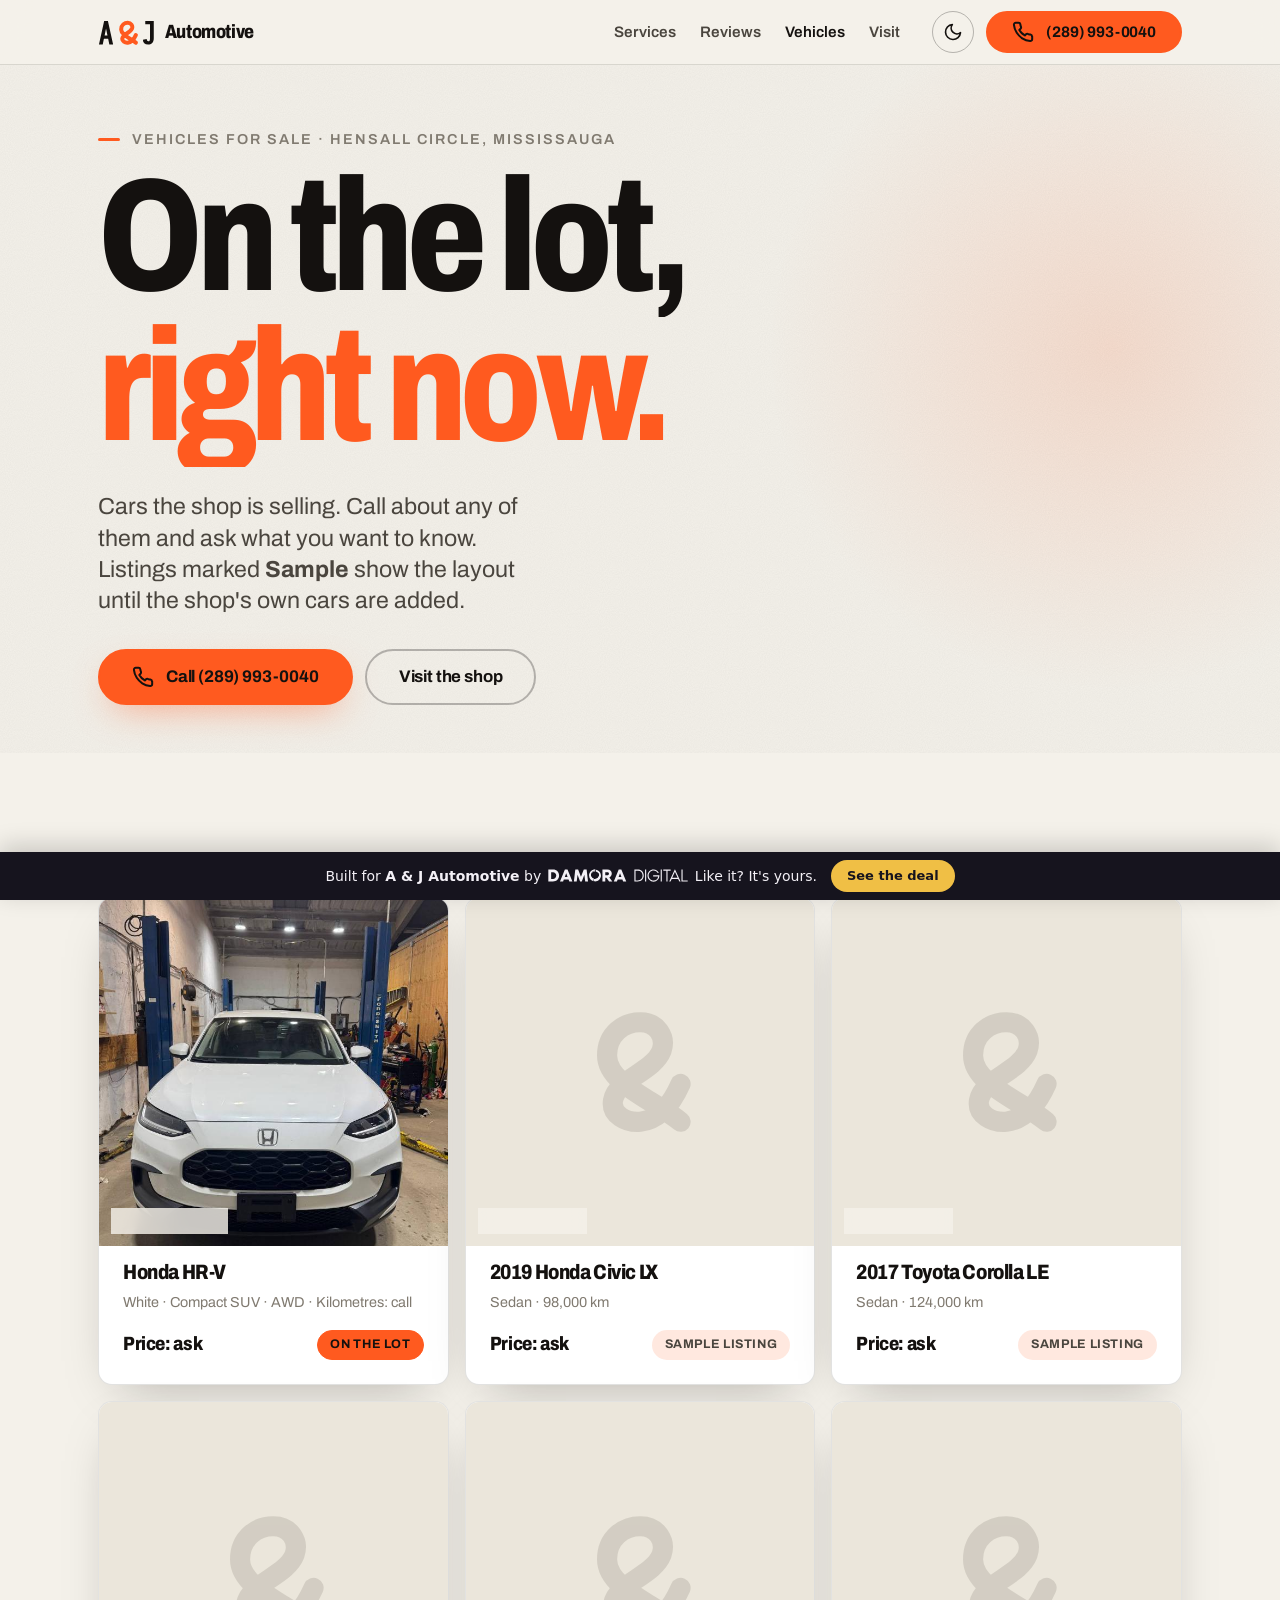
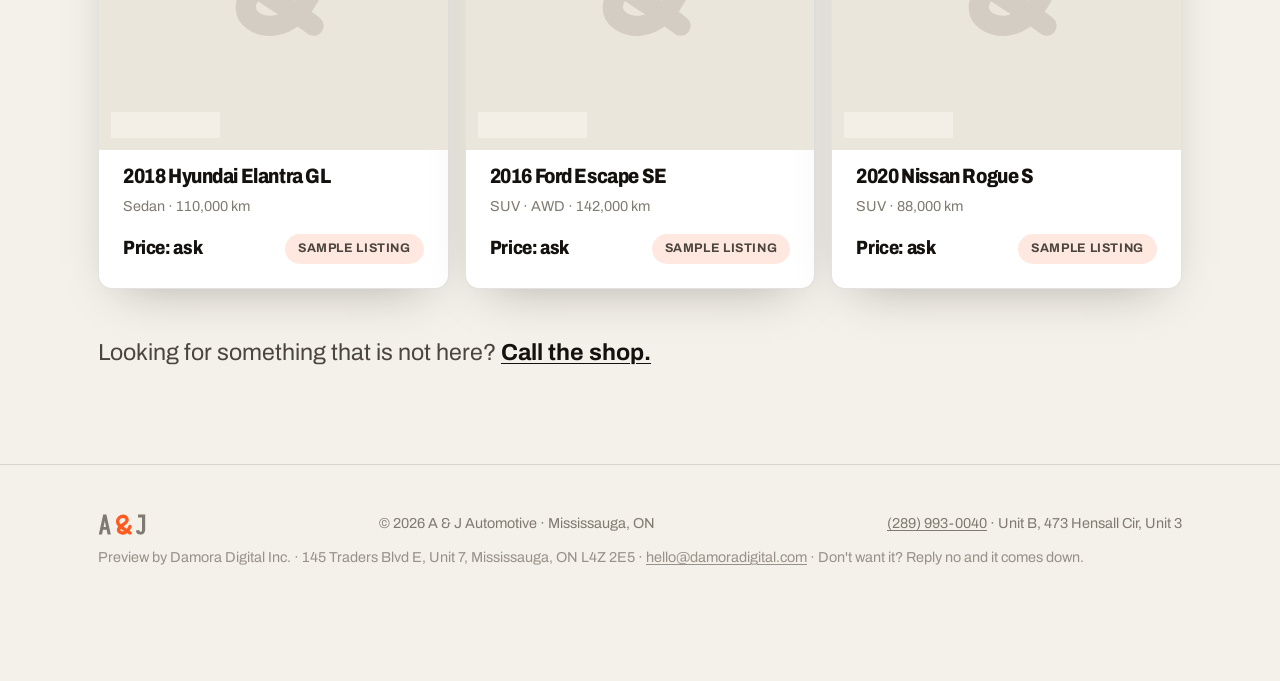
<file: vehicles.html>
<!doctype html>
<html lang="en-CA" class="no-js">
<head>
<meta charset="utf-8">
<meta name="viewport" content="width=device-width, initial-scale=1, viewport-fit=cover">
<title>Vehicles for sale · A &amp; J Automotive, Mississauga</title>
<meta name="description" content="Vehicles for sale at A &amp; J Automotive on Hensall Circle, Mississauga. Call (289) 993-0040 about any of them.">
<meta name="theme-color" content="#f4f1ea" media="(prefers-color-scheme: light)">
<meta name="theme-color" content="#0f0e0c" media="(prefers-color-scheme: dark)">
<script>document.documentElement.classList.remove('no-js');try{var t=localStorage.getItem('aj-theme');if(t)document.documentElement.setAttribute('data-theme',t)}catch(e){}</script>
<link rel="preconnect" href="https://fonts.googleapis.com">
<link rel="preconnect" href="https://fonts.gstatic.com" crossorigin>
<link rel="stylesheet" href="https://fonts.googleapis.com/css2?family=Archivo:wdth,wght@75..100,400..900&display=swap">
<link rel="stylesheet" href="tokens.css">
<link rel="stylesheet" href="components.css">
<link rel="stylesheet" href="style.css">
<link rel="icon" href="favicon.svg" type="image/svg+xml">
<meta name="robots" content="noindex">
</head>
<body class="has-dbar">

<svg width="0" height="0" style="position:absolute" aria-hidden="true">
  <defs>
    <symbol id="star" viewBox="0 0 24 24"><path fill="currentColor" d="M12 2.5l2.9 6.2 6.8.8-5 4.6 1.3 6.7L12 17.5l-6 3.3 1.3-6.7-5-4.6 6.8-.8z"/></symbol>
    <symbol id="road" viewBox="0 0 100 100"><path d="M84 92 C62 74 22 60 22 36 C22 18 36 8 50 8 C64 8 72 20 68 32 C61 50 30 56 27 74 C25 86 38 93 50 92 C66 90 76 78 84 60" fill="none" stroke="currentColor" stroke-width="17" stroke-linecap="round" stroke-linejoin="round"/></symbol>
    <symbol id="phone" viewBox="0 0 24 24"><path fill="none" stroke="currentColor" stroke-width="2.2" stroke-linecap="round" stroke-linejoin="round" d="M22 16.9v3a2 2 0 0 1-2.2 2 19.8 19.8 0 0 1-8.6-3 19.5 19.5 0 0 1-6-6A19.8 19.8 0 0 1 2.1 4.2 2 2 0 0 1 4.1 2h3a2 2 0 0 1 2 1.7c.1.9.4 1.8.7 2.7a2 2 0 0 1-.5 2.1L8 9.8a16 16 0 0 0 6 6l1.3-1.3a2 2 0 0 1 2.1-.4c.9.3 1.8.6 2.7.7a2 2 0 0 1 1.7 2z"/></symbol>
    <symbol id="markdef" viewBox="-2 -4 240 110">
      <path d="M0 100 L22 0 L38 0 L60 100 L44 100 L39 76 L21 76 L16 100 Z M24 62 L36 62 L30 32 Z" fill="currentColor" fill-rule="evenodd"/>
      <path transform="translate(72 0)" d="M84 92 C62 74 22 60 22 36 C22 18 36 8 50 8 C64 8 72 20 68 32 C61 50 30 56 27 74 C25 86 38 93 50 92 C66 90 76 78 84 60" fill="none" stroke="var(--accent)" stroke-width="17" stroke-linecap="round" stroke-linejoin="round"/>
      <path transform="translate(186 0)" d="M10 0 H46 V72 C46 92 36 100 22 100 C8 100 0 92 0 80 L16 77 C17 84 19 86 23 86 C28 86 30 82 30 74 V14 H10 Z" fill="currentColor"/>
    </symbol>
  </defs>
</svg>

<header class="top">
  <div class="wrap">
    <a class="brand" href="index.html" aria-label="A and J Automotive, home">
      <svg class="mark" viewBox="-2 -4 240 110" aria-hidden="true"><use href="#markdef"/></svg>
      <span class="brand-name">Automotive</span>
    </a>
    <nav class="nav" aria-label="Site">
      <a href="index.html#services">Services</a>
      <a href="index.html#reviews">Reviews</a>
      <a href="vehicles.html" aria-current="page">Vehicles</a>
      <a href="index.html#visit">Visit</a>
    </nav>
    <div class="top-actions">
      <button class="theme-toggle" type="button" aria-label="Switch light or dark mode" title="Light / dark">
        <svg class="moon" viewBox="0 0 24 24" fill="none" stroke="currentColor" stroke-width="2" stroke-linecap="round" stroke-linejoin="round" aria-hidden="true"><path d="M21 12.8A9 9 0 1 1 11.2 3a7 7 0 0 0 9.8 9.8z"/></svg>
        <svg class="sun" viewBox="0 0 24 24" fill="none" stroke="currentColor" stroke-width="2" stroke-linecap="round" stroke-linejoin="round" aria-hidden="true"><circle cx="12" cy="12" r="4"/><path d="M12 2v2M12 20v2M4.9 4.9l1.4 1.4M17.7 17.7l1.4 1.4M2 12h2M20 12h2M4.9 19.1l1.4-1.4M17.7 6.3l1.4-1.4"/></svg>
      </button>
      <a class="btn btn-primary" href="tel:+12899930040"><svg aria-hidden="true"><use href="#phone"/></svg>(289) 993-0040</a>
    </div>
  </div>
</header>

<main id="top">

  <section class="hero hero-sub grain" aria-labelledby="v-title">
    <div class="wrap">
      <p class="eyebrow hero-in" style="--i:0">Vehicles for sale · Hensall Circle, Mississauga</p>
      <h1 class="display hero-title" id="v-title">
        <span class="line hero-in" style="--i:1"><span>On the lot,</span></span>
        <span class="line hero-in" style="--i:2"><span><em>right now.</em></span></span>
      </h1>
      <p class="lede hero-in" style="--i:3">Cars the shop is selling. Call about any of them and ask what you want to know. Listings marked <strong>Sample</strong> show the layout until the shop's own cars are added.</p>
      <div class="hero-cta hero-in" style="--i:4">
        <a class="btn btn-primary" href="tel:+12899930040"><svg aria-hidden="true"><use href="#phone"/></svg>Call (289) 993-0040</a>
        <a class="btn btn-ghost" href="index.html#visit">Visit the shop</a>
      </div>
    </div>
  </section>

  <section class="section" aria-label="Vehicle listings">
    <div class="wrap">
      <div class="grid grid-3 vgrid" data-vehicles="all" aria-live="polite">
        <noscript><p>Turn on JavaScript to see the listings, or call <a href="tel:+12899930040">(289) 993-0040</a>.</p></noscript>
      </div>
      <p class="services-note reveal">Looking for something that is not here? <a href="tel:+12899930040">Call the shop.</a></p>
    </div>
  </section>

</main>

<dialog class="sheet" id="vsheet" aria-label="Vehicle details"></dialog>

<footer class="foot">
  <div class="wrap">
    <a href="index.html" aria-label="A and J Automotive, home"><svg class="mark" viewBox="-2 -4 240 110" aria-hidden="true"><use href="#markdef"/></svg></a>
    <span>&copy; <span id="year">2026</span> A &amp; J Automotive · Mississauga, ON</span>
    <span><a href="tel:+12899930040">(289) 993-0040</a> · Unit B, 473 Hensall Cir, Unit 3</span>
    <span class="foot-credit">Preview by Damora Digital Inc. · 145 Traders Blvd E, Unit 7, Mississauga, ON L4Z 2E5 · <a href="mailto:hello@damoradigital.com">hello@damoradigital.com</a> · Don't want it? Reply no and it comes down.</span>
  </div>
</footer>

<div class="callbar" role="region" aria-label="Call or get directions">
  <a class="btn btn-primary" href="tel:+12899930040"><svg aria-hidden="true"><use href="#phone"/></svg>Call (289) 993-0040</a>
  <a class="btn btn-ghost" href="https://www.google.com/maps/place/A+%26+J+Automotive/@43.5912662,-79.60498,776m/data=!4m6!3m5!1s0x882b47dd2676ea45:0x3b7293bacff20fbe!8m2!3d43.5912662!4d-79.60498!16s%2Fg%2F11mkzx8n3l" target="_blank" rel="noopener" aria-label="Get directions">
    <svg viewBox="0 0 24 24" fill="none" stroke="currentColor" stroke-width="2.2" stroke-linecap="round" stroke-linejoin="round" aria-hidden="true"><path d="M3 11l19-9-9 19-2-8z"/></svg>
  </a>
</div>

<script src="main.js" defer></script>
<!-- Damora bar: the owner is looking at their own site; this is the one thing on it that is ours -->
<div class="dbar" role="complementary" aria-label="About this preview">
  <span class="dbar-long">Built for <strong>A &amp; J Automotive</strong> by <img class="dbar-logo" src="damora-wordmark.svg" alt="Damora Digital" width="2089" height="193"> Like it? It's yours.</span>
  <span class="dbar-short">For <strong>A &amp; J</strong> by <img class="dbar-logo" src="damora-wordmark.svg" alt="Damora Digital" width="2089" height="193"></span>
  <a href="https://damoradigital.com/deal?b=anj&amp;from=preview">See the deal</a>
</div>
</body>
</html>
</file>
<file: tokens.css>
/* Damora preview design system: tokens (v2, 2026-10-28)
   One accent, one variable font, warm paper in light, near-black in dark.
   Light is the default. Dark follows the phone's setting (prefers-color-scheme)
   or a forced data-theme="dark" on <html>. data-theme="light" forces light.
   Change a preview's look by overriding --accent, --accent-ink and the fonts in
   that site's style.css. Never edit this file inside a site folder; edit the
   system copy and re-copy it in.
   v2 adds: --fs-hero and --fs-giant (the proof number), --header-h, the grain
   tile (--grain, --grain-a) and --accent-deep for text on accent plates. */

:root {
  color-scheme: light dark;

  /* The one accent. Signal orange: the service-light colour, nobody's blue. */
  --accent: #ff5a1f;
  --accent-ink: #14110f;        /* text ON the accent: dark, so buttons pass contrast */
  --accent-deep: #2a1208;       /* secondary text on an accent plate */
  --accent-soft: rgba(255, 90, 31, 0.14);
  --accent-glow: rgba(255, 90, 31, 0.55);

  /* Light mode surfaces and ink */
  --bg: #f4f1ea;                /* warm paper */
  --bg-2: #ebe6db;              /* second plate */
  --ink: #14110f;               /* text */
  --ink-2: #4a453e;             /* secondary text */
  --ink-3: #807a70;             /* captions, meta */
  --line: rgba(20, 17, 15, 0.12);
  --line-strong: rgba(20, 17, 15, 0.28);
  --plate: #ffffff;             /* cards */
  --plate-ink: #14110f;
  --shadow: 0 18px 50px -24px rgba(20, 17, 15, 0.35);

  /* Grain: a static SVG noise tile, repeated. Rasterised once, never filtered live. */
  --grain: url("data:image/svg+xml,%3Csvg xmlns='http://www.w3.org/2000/svg' width='160' height='160'%3E%3Cfilter id='n'%3E%3CfeTurbulence type='fractalNoise' baseFrequency='.95' numOctaves='2' stitchTiles='stitch'/%3E%3CfeColorMatrix values='0 0 0 0 0 0 0 0 0 0 0 0 0 0 0 0 0 0 .6 0'/%3E%3C/filter%3E%3Crect width='100%25' height='100%25' filter='url(%23n)'/%3E%3C/svg%3E");
  --grain-a: 0.07;

  /* Type: one variable font, two personalities. Display = condensed, heavy,
     tight. Body = normal width, regular. Loaded from Google Fonts only. */
  --font: "Archivo", "Helvetica Neue", Arial, system-ui, sans-serif;
  --wdth-display: 88;           /* font-stretch % for headlines */
  --wdth-body: 100;
  --fs-hero: clamp(3.4rem, 15.4vw, 11.5rem);
  --fs-display: clamp(3.6rem, 16vw, 10rem);
  --fs-giant: clamp(7.5rem, 38vw, 22rem);
  --fs-h2: clamp(2.2rem, 8vw, 4.6rem);
  --fs-h3: clamp(1.35rem, 4.4vw, 1.8rem);
  --fs-lede: clamp(1.1rem, 3.8vw, 1.45rem);
  --fs-body: 1.05rem;
  --fs-small: 0.9rem;
  --fs-stat: clamp(3.2rem, 14vw, 6.5rem);
  --lh-tight: 0.92;
  --lh-body: 1.5;
  --track-display: -0.035em;
  --track-caps: 0.14em;

  /* Spacing (4px grid) and layout */
  --s-1: 4px; --s-2: 8px; --s-3: 12px; --s-4: 16px; --s-5: 24px;
  --s-6: 32px; --s-7: 48px; --s-8: 64px; --s-9: 96px; --s-10: 128px;
  --gutter: 16px;               /* phone side gutter, never less */
  --measure: 62ch;
  --max: 1180px;
  --header-h: 64px;
  --callbar-h: 72px;            /* sticky phone bar height, reserved at page bottom */

  /* Radius */
  --r-1: 6px; --r-2: 14px; --r-3: 24px; --r-pill: 999px;

  /* Motion */
  --ease-out: cubic-bezier(0.2, 0.7, 0.2, 1);
  --ease-in-out: cubic-bezier(0.65, 0, 0.35, 1);
  --dur-1: 0.22s;               /* hover, press */
  --dur-2: 0.65s;               /* reveal */
  --dur-3: 1.1s;                /* hero entrance */
  --stagger: 90ms;
}

@media (min-width: 760px) {
  :root { --gutter: 32px; --callbar-h: 0px; }
}
@media (min-width: 1100px) {
  :root { --gutter: 48px; }
}

/* Dark: follows the device unless light is forced */
@media (prefers-color-scheme: dark) {
  :root:not([data-theme="light"]) {
    --bg: #0f0e0c;
    --bg-2: #181613;
    --ink: #f4f1ea;
    --ink-2: #bdb6aa;
    --ink-3: #847d72;
    --line: rgba(244, 241, 234, 0.14);
    --line-strong: rgba(244, 241, 234, 0.3);
    --plate: #1c1a16;
    --plate-ink: #f4f1ea;
    --shadow: 0 18px 50px -24px rgba(0, 0, 0, 0.8);
    --accent-soft: rgba(255, 90, 31, 0.18);
    --grain: url("data:image/svg+xml,%3Csvg xmlns='http://www.w3.org/2000/svg' width='160' height='160'%3E%3Cfilter id='n'%3E%3CfeTurbulence type='fractalNoise' baseFrequency='.95' numOctaves='2' stitchTiles='stitch'/%3E%3CfeColorMatrix values='0 0 0 0 1 0 0 0 0 1 0 0 0 0 1 0 0 0 .6 0'/%3E%3C/filter%3E%3Crect width='100%25' height='100%25' filter='url(%23n)'/%3E%3C/svg%3E");
    --grain-a: 0.09;
  }
}
/* Dark: forced by the toggle */
:root[data-theme="dark"] {
  --bg: #0f0e0c;
  --bg-2: #181613;
  --ink: #f4f1ea;
  --ink-2: #bdb6aa;
  --ink-3: #847d72;
  --line: rgba(244, 241, 234, 0.14);
  --line-strong: rgba(244, 241, 234, 0.3);
  --plate: #1c1a16;
  --plate-ink: #f4f1ea;
  --shadow: 0 18px 50px -24px rgba(0, 0, 0, 0.8);
  --accent-soft: rgba(255, 90, 31, 0.18);
  --grain: url("data:image/svg+xml,%3Csvg xmlns='http://www.w3.org/2000/svg' width='160' height='160'%3E%3Cfilter id='n'%3E%3CfeTurbulence type='fractalNoise' baseFrequency='.95' numOctaves='2' stitchTiles='stitch'/%3E%3CfeColorMatrix values='0 0 0 0 1 0 0 0 0 1 0 0 0 0 1 0 0 0 .6 0'/%3E%3C/filter%3E%3Crect width='100%25' height='100%25' filter='url(%23n)'/%3E%3C/svg%3E");
  --grain-a: 0.09;
}

/* Reduced motion: everything lands at once, nothing moves on its own */
@media (prefers-reduced-motion: reduce) {
  :root { --dur-1: 0.01ms; --dur-2: 0.01ms; --dur-3: 0.01ms; --stagger: 0ms; }
}
</file>
<file: components.css>
/* Damora preview design system: components (v2, 2026-10-28)
   Needs tokens.css first. Mobile first. No framework, no build step.
   Blocks: base, .wrap, type (.eyebrow .display .h2 .lede .giant), .btn, .card,
   .stack (sticky card sequence), .stat, .reviews, .stars-big, .callbar, .chip,
   .frame (photo slot), .vcard (vehicle card), .sheet (detail dialog), .grain,
   .reveal (motion), .top (header with .mark and .nav), .end (closing plate), .foot. */

/* ---- base ---- */
*, *::before, *::after { box-sizing: border-box; }
html { -webkit-text-size-adjust: 100%; scroll-padding-top: var(--header-h); }
html, body { overflow-x: clip; }   /* phones never slide sideways (rule 12) */
body {
  margin: 0;
  background: var(--bg);
  color: var(--ink);
  font-family: var(--font);
  font-size: var(--fs-body);
  line-height: var(--lh-body);
  font-stretch: calc(var(--wdth-body) * 1%);
  -webkit-font-smoothing: antialiased;
  padding-bottom: var(--callbar-h);   /* room for the sticky call bar */
  transition: background-color var(--dur-2) var(--ease-out), color var(--dur-2) var(--ease-out);
}
img, svg { display: block; max-width: 100%; }
a { color: inherit; text-decoration-thickness: 1px; text-underline-offset: 0.15em; }
button { font: inherit; color: inherit; }
:focus-visible { outline: 3px solid var(--accent); outline-offset: 3px; border-radius: var(--r-1); }
::selection { background: var(--accent); color: var(--accent-ink); }

.wrap { width: 100%; max-width: var(--max); margin-inline: auto; padding-inline: var(--gutter); }
.section { padding-block: var(--s-8); }
@media (min-width: 760px) { .section { padding-block: var(--s-9); } }
.section + .section { border-top: 1px solid var(--line); }
.visually-hidden { position: absolute; width: 1px; height: 1px; overflow: hidden; clip: rect(0 0 0 0); white-space: nowrap; }

/* ---- grain: a static noise tile over a block, never a live filter ---- */
.grain { position: relative; }
.grain::after { content: ""; position: absolute; inset: 0; background-image: var(--grain); background-size: 160px 160px; opacity: var(--grain-a); pointer-events: none; z-index: 0; }
.grain > * { position: relative; z-index: 1; }

/* ---- type ---- */
.eyebrow {
  margin: 0 0 var(--s-4);
  font-size: var(--fs-small);
  font-weight: 600;
  letter-spacing: var(--track-caps);
  text-transform: uppercase;
  color: var(--ink-3);
  display: flex; align-items: center; gap: var(--s-3);
}
.eyebrow::before { content: ""; width: 22px; height: 3px; background: var(--accent); border-radius: 2px; flex: none; }
.display, .h2, .h3, .giant {
  margin: 0;
  font-stretch: calc(var(--wdth-display) * 1%);
  line-height: var(--lh-tight);
  letter-spacing: var(--track-display);
  text-wrap: balance;
}
.display { font-size: var(--fs-display); font-weight: 800; }
.giant { font-size: var(--fs-giant); font-weight: 800; font-stretch: 78%; line-height: 0.82; letter-spacing: -0.05em; font-variant-numeric: tabular-nums; }
.h2 { font-size: var(--fs-h2); font-weight: 800; }
.h3 { font-size: var(--fs-h3); font-weight: 700; letter-spacing: -0.02em; line-height: 1.1; }
.display em, .h2 em { font-style: normal; color: var(--accent); }
.lede { font-size: var(--fs-lede); line-height: 1.35; color: var(--ink-2); max-width: var(--measure); margin: var(--s-5) 0 0; text-wrap: pretty; }
.meta { color: var(--ink-3); font-size: var(--fs-small); }

/* ---- buttons ---- */
.btn {
  position: relative; overflow: hidden; isolation: isolate;
  display: inline-flex; align-items: center; justify-content: center; gap: var(--s-3);
  min-height: 56px; padding: 0 var(--s-6);
  border-radius: var(--r-pill); border: 2px solid transparent;
  font-weight: 700; font-size: 1.05rem; letter-spacing: -0.01em; text-decoration: none; white-space: nowrap;
  cursor: pointer; -webkit-tap-highlight-color: transparent;
  transition: transform var(--dur-1) var(--ease-out), background-color var(--dur-1), color var(--dur-1), border-color var(--dur-1);
}
.btn svg { width: 22px; height: 22px; flex: none; }
.btn:active { transform: scale(0.97); }
.btn-primary { background: var(--accent); color: var(--accent-ink); border-color: var(--accent); }
.btn-ghost { background: transparent; color: var(--ink); border-color: var(--line-strong); }
.btn-ghost:hover { border-color: var(--ink); }
.btn-ink { background: var(--ink); color: var(--bg); border-color: var(--ink); }
/* light sweep on hover, pointer devices only */
@media (hover: hover) and (pointer: fine) {
  .btn-primary::after {
    content: ""; position: absolute; inset: 0; z-index: -1;
    background: linear-gradient(115deg, transparent 30%, rgba(255, 255, 255, 0.45) 50%, transparent 70%);
    transform: translateX(-120%);
  }
  .btn-primary:hover::after { transition: transform 0.7s var(--ease-out); transform: translateX(120%); }
}

/* ---- cards ---- */
.card {
  background: var(--plate); color: var(--plate-ink);
  border: 1px solid var(--line); border-radius: var(--r-2);
  padding: var(--s-5);
  box-shadow: var(--shadow);
}
.card-num { font-stretch: 88%; font-weight: 800; font-size: 0.95rem; letter-spacing: 0.08em; color: var(--accent); margin: 0 0 var(--s-5); }
.card .h3 { margin-bottom: var(--s-3); }
.card p { margin: 0; color: var(--ink-2); }
.card-accent { background: var(--accent); color: var(--accent-ink); border-color: var(--accent); }
.card-accent p, .card-accent .card-num { color: var(--accent-ink); }
.grid { display: grid; gap: var(--s-4); }
@media (min-width: 640px) { .grid-2 { grid-template-columns: repeat(2, 1fr); } }
@media (min-width: 980px) { .grid-4 { grid-template-columns: repeat(4, 1fr); } .grid-3 { grid-template-columns: repeat(3, 1fr); } }

/* ---- the stack: cards that pin under the header and pile up as you scroll.
   Pure CSS (position: sticky), so it costs nothing per frame. --k is the card's
   index; each one sits 14 px lower than the last so the pile reads. ---- */
.stack { display: grid; gap: var(--s-4); }
.stack-card { position: sticky; top: calc(var(--header-h) + var(--k, 0) * 14px); }
html.reduced .stack-card { position: relative; top: auto; }
@media (prefers-reduced-motion: reduce) { .stack-card { position: relative; top: auto; } }

/* ---- stat tiles ---- */
.stats { display: grid; grid-template-columns: repeat(3, 1fr); border-top: 1px solid var(--line); border-bottom: 1px solid var(--line); }
.stat { padding: var(--s-5) var(--s-3); border-right: 1px solid var(--line); min-width: 0; }
.stat:last-child { border-right: 0; }
.stat-n {
  display: block; font-size: var(--fs-stat); font-weight: 800; font-stretch: 82%;
  line-height: 0.95; letter-spacing: -0.04em; font-variant-numeric: tabular-nums;
}
.stat-n sup { font-size: 0.4em; vertical-align: top; top: 0.25em; position: relative; color: var(--accent); }
.stat-l { display: block; margin-top: var(--s-2); font-size: var(--fs-small); color: var(--ink-3); line-height: 1.25; }
@media (min-width: 760px) { .stat { padding: var(--s-6) var(--s-5); } }

/* ---- review strip (proof) ---- */
.reviews { display: flex; align-items: center; gap: var(--s-3); flex-wrap: wrap; }
.stars { display: inline-flex; gap: 2px; color: var(--accent); }
.stars svg { width: 20px; height: 20px; }
.reviews-n { font-weight: 800; font-size: 1.35rem; letter-spacing: -0.02em; font-stretch: 88%; }
.reviews a { color: var(--ink-2); }

/* big stars that fill to the rating (--fill, e.g. 96%) once seen */
.stars-big { position: relative; display: inline-grid; width: max-content; }
.stars-big .stars-row { display: inline-flex; gap: 4px; }
.stars-big .stars-row svg { width: clamp(28px, 8vw, 48px); height: clamp(28px, 8vw, 48px); }
.stars-base { color: var(--ink); opacity: 0.16; }
.stars-fill { position: absolute; inset: 0; overflow: hidden; width: var(--fill, 100%); color: var(--accent); transition: width 1.3s var(--ease-out) 0.25s; }
.reveal:not(.in) .stars-fill { width: 0; }
html.reduced .stars-fill, html.no-js .stars-fill { width: var(--fill, 100%) !important; transition: none; }

/* ---- chips ---- */
.chip { display: inline-flex; align-items: center; gap: var(--s-2); padding: var(--s-1) var(--s-3); border: 1px solid var(--line-strong); border-radius: var(--r-pill); font-size: 0.78rem; font-weight: 700; letter-spacing: 0.05em; text-transform: uppercase; line-height: 1.6; white-space: nowrap; }
.chip-accent { background: var(--accent); color: var(--accent-ink); border-color: var(--accent); }
.chip-sample { background: var(--accent-soft); border-color: transparent; color: var(--ink-2); }

/* ---- photo frame: the slot a real photo drops into. Empty, it still looks
   designed: plate, hairline, the mark faint in the middle, one caption. ---- */
.frame { position: relative; overflow: hidden; border-radius: var(--r-2); background: var(--bg-2); border: 1px solid var(--line); aspect-ratio: 4 / 3; }
.frame img { width: 100%; height: 100%; object-fit: cover; }
.frame-empty { display: grid; place-items: center; color: var(--ink-3); }
.frame-empty svg { width: 34%; max-width: 120px; height: auto; opacity: 0.22; }
.frame-cap { position: absolute; left: var(--s-3); bottom: var(--s-3); padding: var(--s-1) var(--s-3); border-radius: var(--r-pill); background: color-mix(in srgb, var(--bg) 82%, transparent); backdrop-filter: blur(8px); -webkit-backdrop-filter: blur(8px); font-size: 0.78rem; font-weight: 600; color: var(--ink-2); line-height: 1.5; max-width: calc(100% - 2 * var(--s-3)); }

/* ---- vehicle card ---- */
.vcard { display: block; font: inherit; text-decoration: none; color: inherit; background: var(--plate); border: 1px solid var(--line); border-radius: var(--r-2); overflow: hidden; box-shadow: var(--shadow); transition: transform var(--dur-1) var(--ease-out), border-color var(--dur-1); cursor: pointer; text-align: left; padding: 0; width: 100%; }
.vcard:hover { transform: translateY(-3px); border-color: var(--line-strong); }
.vcard .frame { border: 0; border-radius: 0; aspect-ratio: 1; }
.vcard-body { padding: var(--s-4) var(--s-5) var(--s-5); display: grid; gap: var(--s-2); }
.vcard-title { margin: 0; font-size: 1.3rem; font-weight: 800; font-stretch: 85%; letter-spacing: -0.02em; line-height: 1.05; }
.vcard-meta { margin: 0; color: var(--ink-3); font-size: var(--fs-small); }
.vcard-row { display: flex; align-items: center; justify-content: space-between; gap: var(--s-3); margin-top: var(--s-2); }
.vcard-price { font-weight: 800; font-size: 1.2rem; font-stretch: 85%; letter-spacing: -0.02em; }

/* ---- detail sheet (dialog) ---- */
.sheet { position: fixed; inset: 0; border: 0; padding: 0; max-width: min(96vw, 1080px); max-height: 92svh; width: 100%; background: var(--plate); color: var(--plate-ink); border-radius: var(--r-3); box-shadow: 0 40px 100px -30px rgba(0,0,0,.6); margin: auto; overflow: auto; }
.sheet::backdrop { background: rgba(10, 9, 8, 0.6); backdrop-filter: blur(6px); }
.sheet-in { padding: var(--s-5); display: grid; gap: var(--s-5); }
.sheet-close { position: sticky; top: var(--s-3); float: right; margin: var(--s-3) var(--s-3) 0 0; width: 44px; height: 44px; border-radius: var(--r-pill); border: 1px solid var(--line-strong); background: var(--plate); display: grid; place-items: center; cursor: pointer; z-index: 2; }
.sheet-close svg { width: 18px; height: 18px; }
.sheet-title { font-size: clamp(1.9rem, 6vw, 2.8rem); margin: var(--s-3) 0 var(--s-2); }
.gallery { display: grid; gap: var(--s-2); }
.gallery .frame.main { aspect-ratio: 4 / 5; }
.thumbs { display: grid; grid-template-columns: repeat(6, 1fr); gap: var(--s-2); }
.thumbs .frame { aspect-ratio: 1; border-radius: var(--r-1); }
.thumbs button.frame { padding: 0; cursor: pointer; border: 2px solid transparent; }
.thumbs button.frame[aria-current="true"] { border-color: var(--accent); }
.specs { margin: var(--s-4) 0 0; padding: 0; border-top: 1px solid var(--line-strong); }
.specs div { display: flex; justify-content: space-between; gap: var(--s-4); padding: var(--s-3) 0; border-bottom: 1px solid var(--line); }
.specs dt { color: var(--ink-3); }
.specs dd { margin: 0; font-weight: 700; text-align: right; }
.sheet-cta { display: flex; flex-wrap: wrap; gap: var(--s-3); margin-top: var(--s-5); }
@media (min-width: 860px) {
  .sheet-in { grid-template-columns: minmax(0, 1.1fr) minmax(0, 1fr); padding: var(--s-6); align-items: start; }
}

/* ---- header ---- */
.top { position: sticky; top: 0; z-index: 20; backdrop-filter: blur(14px); -webkit-backdrop-filter: blur(14px);
  background: color-mix(in srgb, var(--bg) 78%, transparent); border-bottom: 1px solid var(--line); }
.top .wrap { display: flex; align-items: center; justify-content: space-between; min-height: var(--header-h); gap: var(--s-4); }
.brand { display: inline-flex; align-items: center; gap: 10px; text-decoration: none; min-width: 0; }
.mark { height: 26px; width: auto; color: var(--ink); flex: none; }
.brand-name { font-weight: 800; font-stretch: 82%; font-size: 1.2rem; letter-spacing: -0.02em; white-space: nowrap; }
.nav { display: none; gap: var(--s-5); margin-left: auto; margin-right: var(--s-4); }
.nav a { text-decoration: none; font-weight: 600; font-size: 0.95rem; color: var(--ink-2); }
.nav a:hover, .nav a[aria-current="page"] { color: var(--ink); }
@media (min-width: 860px) { .nav { display: flex; } }
.top-actions { display: flex; align-items: center; gap: var(--s-3); }
.top .btn { min-height: 42px; padding: 0 var(--s-5); font-size: 0.95rem; display: none; }
@media (min-width: 760px) { .top .btn { display: inline-flex; } }
.theme-toggle {
  width: 42px; height: 42px; border-radius: var(--r-pill); border: 1px solid var(--line-strong); background: transparent;
  display: inline-grid; place-items: center; cursor: pointer; -webkit-tap-highlight-color: transparent;
}
.theme-toggle svg { width: 20px; height: 20px; }
.theme-toggle .sun { display: none; }
:root[data-theme="dark"] .theme-toggle .sun { display: block; }
:root[data-theme="dark"] .theme-toggle .moon { display: none; }
@media (prefers-color-scheme: dark) {
  :root:not([data-theme="light"]) .theme-toggle .sun { display: block; }
  :root:not([data-theme="light"]) .theme-toggle .moon { display: none; }
}

/* ---- sticky call bar (phone only) ---- */
.callbar {
  position: fixed; left: 0; right: 0; bottom: 0; z-index: 30;
  height: var(--callbar-h); padding: var(--s-3) var(--gutter);
  padding-bottom: max(var(--s-3), env(safe-area-inset-bottom));
  display: grid; grid-template-columns: 1fr auto; gap: var(--s-3); align-items: center;
  background: color-mix(in srgb, var(--bg) 86%, transparent);
  backdrop-filter: blur(16px); -webkit-backdrop-filter: blur(16px);
  border-top: 1px solid var(--line);
}
.callbar .btn { min-height: 48px; width: 100%; }
.callbar .btn-ghost { padding-inline: var(--s-4); }
@media (min-width: 760px) { .callbar { display: none; } }

/* ---- the closing plate ---- */
.end { background: var(--accent); color: var(--accent-ink); padding-block: var(--s-9); overflow: clip; }
.end .eyebrow { color: var(--accent-deep); }
.end .eyebrow::before { background: var(--accent-ink); }
.end .h2 em { color: var(--accent-ink); }
.end-phone { display: block; margin: var(--s-6) 0 var(--s-4); font-size: clamp(2.6rem, 11.5vw, 8rem); font-weight: 800; font-stretch: 78%; letter-spacing: -0.045em; line-height: 0.95; text-decoration: none; color: var(--accent-ink); font-variant-numeric: tabular-nums; }
.end p { margin: 0; color: var(--accent-deep); font-size: var(--fs-lede); max-width: var(--measure); }
.end .btn-ink { background: var(--accent-ink); color: var(--accent); border-color: var(--accent-ink); }
.end .btn-ghost { color: var(--accent-ink); border-color: rgba(20, 17, 15, 0.4); }
.end-cta { display: flex; flex-wrap: wrap; gap: var(--s-3); margin-top: var(--s-6); }
@media (min-width: 760px) { .end { padding-block: var(--s-10); } }

/* ---- motion: reveal on scroll ----
   Start state is explicit (rule 11). JS adds .in when the block enters the viewport.
   Without JS (or with reduced motion) everything is visible. */
.reveal { opacity: 0; transform: translateY(26px); transition: opacity var(--dur-2) var(--ease-out), transform var(--dur-2) var(--ease-out); transition-delay: var(--d, 0ms); }
.reveal.in { opacity: 1; transform: none; }
html.no-js .reveal, html.reduced .reveal { opacity: 1; transform: none; transition: none; }
@media (prefers-reduced-motion: reduce) { .reveal { opacity: 1; transform: none; transition: none; } }

/* ---- footer ---- */
.foot { padding: var(--s-7) 0 var(--s-8); border-top: 1px solid var(--line); color: var(--ink-3); font-size: var(--fs-small); }
.foot .wrap { display: flex; flex-wrap: wrap; gap: var(--s-3) var(--s-6); justify-content: space-between; align-items: center; }
.foot a { color: inherit; }
.foot .mark { height: 22px; color: var(--ink-3); }

/* ---- the Damora "See the deal" bar (preview sites only, spec: damora-site-v2-copy.md C, 2026-10-27) ----
   Our colours, not theirs: Damora navy + off-white, Inter Tight if present. Bottom of the page on desk; on a
   phone it sits just above the shop's own call bar so the call bar stays in thumb reach. Removed when they sign. */
.dbar {
  position: fixed; left: 0; right: 0; bottom: 0; z-index: 31;
  display: flex; align-items: center; justify-content: center; gap: 14px; flex-wrap: wrap;
  min-height: 44px; padding: 8px 16px; padding-bottom: max(8px, env(safe-area-inset-bottom));
  background: #16141e; color: #f3f0f6; font-family: "Inter Tight", Inter, system-ui, sans-serif;
  font-size: 14px; line-height: 1.3; letter-spacing: 0; font-stretch: 100%; text-align: center;
  box-shadow: 0 -6px 24px rgba(0, 0, 0, 0.18);
}
.dbar strong { font-weight: 600; }
.dbar-logo { display: inline-block; height: 13px; width: auto; vertical-align: -1px; margin: 0 2px; }
.dbar-short { display: none; }
/* the button is the one gold thing on the page (Nishan 2026-10-29): bold, a soft pulse so the owner knows to tap */
.dbar a {
  flex: none; display: inline-flex; align-items: center; min-height: 32px; padding: 0 16px; border-radius: 999px;
  background: #f0bf45; color: #16141e; font-weight: 800; text-decoration: none; font-size: 13px; white-space: nowrap;
  box-shadow: 0 0 0 0 rgba(240, 191, 69, 0.55); animation: dbar-pulse 2.4s ease-out infinite;
}
.dbar a:hover { background: #ffd166; animation-play-state: paused; }
@keyframes dbar-pulse {
  0% { box-shadow: 0 0 0 0 rgba(240, 191, 69, 0.55); transform: scale(1); }
  12% { transform: scale(1.04); }
  24% { transform: scale(1); }
  70%, 100% { box-shadow: 0 0 0 12px rgba(240, 191, 69, 0); }
}
@media (prefers-reduced-motion: reduce) { .dbar a { animation: none; } }
@media (max-width: 759px) {
  .dbar { bottom: var(--callbar-h); font-size: 13px; gap: 10px; padding-block: 7px; padding-bottom: 7px; box-shadow: none; border-bottom: 1px solid rgba(255, 255, 255, 0.08); }
  .dbar .dbar-long { display: none; }
  .dbar .dbar-short { display: block; flex: 1 1 auto; text-align: left; white-space: nowrap; overflow: hidden; text-overflow: ellipsis; }
  .dbar-logo { height: 12px; }
  .dbar { flex-wrap: nowrap; min-height: 40px; }
}
/* phone: two lines, the line that sells on top, our wordmark small under it (Nishan 2026-10-29: "say it better on mobile") */
.dbar-by { display: block; margin-top: 2px; font-size: 11px; opacity: 0.75; }
.dbar-by .dbar-logo { height: 10px; vertical-align: -1px; }

/* room for the bar: the page ends above it, never under it (Nishan 2026-10-29: the footer credit sat under the bar on his
   phone). --dbar-h is the bar's own height per breakpoint; scripts/leads/barcheck.mjs measures that nothing in the footer
   is covered by a fixed bar on phone or desk. */
:root { --dbar-h: 48px; }
@media (max-width: 759px) { :root { --dbar-h: 60px; } }
body.has-dbar { padding-bottom: calc(var(--callbar-h) + var(--dbar-h)); }
</file>
<file: style.css>
/* A & J Automotive preview, page layout (v3, 2026-10-29: the wheel hero; v2 2026-10-28)
   System files: tokens.css, components.css (copies of ..\design-system\).
   This file: site overrides and page sections only.
   v2: the road ampersand is the page's character (hero, frames, favicon), the
   proof moment is a composition not a list, services pile up as a stack, the
   map is drawn from OpenStreetMap, vehicles for sale, a closing plate. */

/* ---- site overrides (the knobs a new preview turns) ---- */
:root {
  /* --accent: #ff5a1f;  keep the system orange for v2 */
}

/* ---- hero ---- */
.hero { position: relative; overflow: clip; padding: var(--s-5) 0 var(--s-8); min-height: calc(100svh - var(--header-h)); display: flex; align-items: flex-start; }
.hero::before {
  /* the one background move: a soft accent bloom, top right, no blob */
  content: ""; position: absolute; inset: -30% -25% auto auto; width: 95vw; height: 95vw; max-width: 980px; max-height: 980px;
  background: radial-gradient(closest-side, var(--accent-soft), transparent 70%);
  pointer-events: none;
}
.hero-grid { width: 100%; display: grid; gap: var(--s-4); }
.hero-copy { min-width: 0; order: 2; }
.hero .lede { max-width: 100%; }
.hero-title { text-transform: uppercase; font-size: var(--fs-hero); font-stretch: 78%; letter-spacing: -0.04em; line-height: 0.88; }
.hero-title .line { display: block; overflow: hidden; }
.hero-title .line > span { display: block; padding-bottom: 0.06em; }
.hero-sub .hero-title { text-transform: none; font-size: var(--fs-display); }
.hero-cta { display: flex; flex-wrap: wrap; gap: var(--s-3); margin-top: var(--s-6); }
.hero-cta .btn-primary { box-shadow: 0 14px 36px -14px var(--accent-glow); }
.hero .reviews { margin-top: var(--s-6); }

/* The wheel (v3): an alloy wheel as the page's character. Metals are the token
   neutrals; the caliper is the one accent. The skid marks are their own layer,
   OUTSIDE the tire: they start at the contact patch (the right edge of .skid is
   the wheel's centre line, the tire covers the start) and trail left across the
   hero, fading out. One group turns (main.js sets its transform); the marks are
   laid once on load with a clip, then stay still. */
.hero-wheel {
  --w: min(60vw, 300px);
  --tire: #1d1a17; --tire-hi: #57514a; --tire-edge: transparent;
  --metal-1: #fbfaf7; --metal-2: #cfc9bf; --metal-3: #8f897f; --metal-4: #4a453e;
  --skid: rgba(20, 17, 15, 0.82);
  order: 1; position: relative; width: var(--w); aspect-ratio: 1; margin: var(--s-2) 0 calc(var(--w) * 0.1) auto;
}
:root[data-theme="dark"] .hero-wheel { --tire: #221f1b; --tire-hi: #5e574e; --tire-edge: rgba(244, 241, 234, 0.16); --skid: rgba(244, 241, 234, 0.42); }
@media (prefers-color-scheme: dark) {
  :root:not([data-theme="light"]) .hero-wheel { --tire: #221f1b; --tire-hi: #5e574e; --tire-edge: rgba(244, 241, 234, 0.16); --skid: rgba(244, 241, 234, 0.42); }
}
.wheel { position: relative; z-index: 1; display: block; width: 100%; height: 100%; overflow: visible; }
/* v3.1 (2026-10-29): the turn is an SVG transform attribute set by main.js (rotate(deg 200 200)), not a CSS
   transform. iOS Safari ignores transform-box: view-box on SVG groups, so a CSS rotate swung the whole wheel
   around the wrong point on Nishan's phone. The SVG attribute rotates in user space on every browser. */
/* no will-change here: Safari cannot give an SVG group its own layer, and asking for one makes iOS draw it wrong. */
.skid {
  --h: calc(var(--w) * 0.15);
  position: absolute; z-index: 0; right: 50%; top: calc(var(--w) * 0.995 - var(--h));
  width: var(--skid-len, 100vw); height: var(--h); color: var(--skid); pointer-events: none;
  -webkit-mask-image: linear-gradient(to left, #000 0%, #000 18%, rgba(0, 0, 0, 0.45) 55%, transparent 100%);
          mask-image: linear-gradient(to left, #000 0%, #000 18%, rgba(0, 0, 0, 0.45) 55%, transparent 100%);
  clip-path: inset(0 0 0 100%); animation: skid-lay 1.25s cubic-bezier(0.3, 0.6, 0.25, 1) 0.45s forwards;
}
.skid svg { display: block; width: 100%; height: 100%; }
@keyframes skid-lay { to { clip-path: inset(0 0 0 0); } }
html.no-js .skid, html.reduced .skid { clip-path: none; animation: none; }
html.reduced .wheel-spin { transform: none !important; }
@media (prefers-reduced-motion: reduce) {
  .skid { clip-path: none; animation: none; }
  .wheel-spin { transform: none !important; }
}

@media (min-width: 760px) {
  .hero { padding: var(--s-8) 0; align-items: center; }
  .hero .lede { max-width: 34ch; }
  .hero-grid { grid-template-columns: minmax(0, 1.25fr) minmax(0, 0.75fr); align-items: end; gap: var(--s-7); }
  .hero-title { font-size: clamp(3.6rem, 6vw, 6.6rem); }
  .hero-copy { order: 1; padding-bottom: calc(var(--w-desk) * 0.27); }
  .hero-grid { --w-desk: clamp(240px, 30vw, 480px); }
  .hero-wheel { --w: var(--w-desk); --skid-len: 74vw; order: 2; margin: 0; justify-self: end; }
}

/* hero entrance (load), staggered by --i. Start states explicit. */
.hero-in { opacity: 0; transform: translateY(22px); animation: hero-rise var(--dur-3) var(--ease-out) forwards; animation-delay: calc(var(--i, 0) * var(--stagger) + 80ms); }
.hero-title .line > span { transform: translateY(110%); animation: hero-line var(--dur-3) var(--ease-out) forwards; animation-delay: calc(var(--i, 0) * var(--stagger) + 80ms); }
.hero-title .line.hero-in { opacity: 1; transform: none; animation: none; }
@keyframes hero-rise { to { opacity: 1; transform: none; } }
@keyframes hero-line { to { transform: none; } }
html.no-js .hero-in, html.reduced .hero-in, html.no-js .hero-title .line > span, html.reduced .hero-title .line > span { opacity: 1; transform: none; animation: none; }
@media (prefers-reduced-motion: reduce) {
  .hero-in, .hero-title .line > span { opacity: 1; transform: none; animation: none; }
}

/* ---- stats ---- */
.section-stats { padding-block: 0; border-top: 0 !important; }
.section-stats .stats { border-top: 1px solid var(--line); }
.stat-n sup { font-stretch: 88%; font-size: 0.34em; letter-spacing: 0.02em; }

/* ---- proof: the 4.8 as a composition ---- */
.proof { background: var(--bg-2); overflow: clip; }
.proof-grid { display: grid; gap: var(--s-7); margin-top: var(--s-5); }
.proof-num .giant { color: var(--ink); display: block; margin-left: -0.04em; }
.proof-num .stars-big { margin-top: var(--s-4); }
.proof-line { margin: var(--s-4) 0 0; font-size: var(--fs-lede); line-height: 1.35; color: var(--ink-2); max-width: 26ch; text-wrap: pretty; }
.proof-line a { color: var(--ink); font-weight: 700; }
.themes { list-style: none; margin: 0; padding: 0; border-top: 1px solid var(--line-strong); }
.theme { display: grid; grid-template-columns: 2.6rem 1fr; gap: var(--s-3); align-items: baseline; padding: var(--s-4) 0; border-bottom: 1px solid var(--line); }
.theme-n { font-weight: 800; font-stretch: 82%; font-size: 0.95rem; letter-spacing: 0.08em; color: var(--accent); }
.theme-w { display: block; font-size: clamp(1.7rem, 7.2vw, 3.4rem); font-weight: 800; font-stretch: 80%; letter-spacing: -0.035em; line-height: 0.95; }
.theme-s { display: block; margin-top: var(--s-2); color: var(--ink-2); max-width: 36ch; }
.proof-cta { display: flex; flex-wrap: wrap; gap: var(--s-3); align-items: center; margin-top: var(--s-6); }
.proof-cta .meta { max-width: 40ch; }
@media (min-width: 860px) {
  .proof-grid { grid-template-columns: minmax(0, 0.9fr) minmax(0, 1.1fr); gap: var(--s-8); align-items: start; }
  .proof-num { position: sticky; top: calc(var(--header-h) + var(--s-6)); }
  .theme { grid-template-columns: 4rem 1fr; padding: var(--s-5) 0; }
}

/* ---- services: the stack ---- */
.services { margin-top: var(--s-7); }
.svc { min-height: 36vh; display: flex; flex-direction: column; padding: var(--s-5); }
.svc .card-num { font-size: clamp(2.4rem, 9vw, 4.2rem); line-height: 0.9; letter-spacing: -0.04em; margin: 0 0 var(--s-6); }
.svc .h3 { max-width: 14ch; font-size: clamp(1.6rem, 6vw, 2.4rem); }
.svc p { margin-top: auto; padding-top: var(--s-5); max-width: 44ch; }
.svc.card-accent { box-shadow: 0 30px 60px -30px var(--accent-glow); }
.services-note { margin: var(--s-7) 0 0; color: var(--ink-2); font-size: var(--fs-lede); line-height: 1.35; max-width: var(--measure); }
.services-note a { color: var(--ink); font-weight: 700; }
@media (min-width: 760px) {
  .svc { min-height: 30vh; display: grid; grid-template-columns: 8rem minmax(0, 0.9fr) minmax(0, 1.1fr); gap: var(--s-6); align-items: start; padding: var(--s-6) var(--s-7); }
  .svc .card-num { margin: 0; }
  .svc .h3 { margin: 0; }
  .svc p { margin: 0; padding: 0; }
}

/* ---- vehicles for sale ---- */
.vgrid { margin-top: var(--s-7); }
.vgrid:empty { min-height: 200px; }
.vehicles-cta { display: flex; flex-wrap: wrap; gap: var(--s-3); align-items: center; margin-top: var(--s-6); }
.hero-sub { min-height: 0; padding-bottom: var(--s-7); }

/* ---- visit: the real map as the feature ---- */
.visit-grid { display: grid; gap: var(--s-6); margin-top: var(--s-6); }
.visit-address { font-style: normal; font-size: var(--fs-lede); line-height: 1.4; margin: 0; }
.hours { margin: var(--s-5) 0 0; padding: 0; border-top: 1px solid var(--line-strong); }
.hours div { display: flex; justify-content: space-between; gap: var(--s-4); padding: var(--s-3) 0; border-bottom: 1px solid var(--line); }
.hours dt { color: var(--ink-3); }
.hours dd { margin: 0; font-weight: 700; text-align: right; }
.hours dd.fill { font-weight: 500; color: var(--ink-3); font-style: italic; }
.visit-cta { display: flex; flex-wrap: wrap; gap: var(--s-3); margin-top: var(--s-6); }
.map { display: block; position: relative; border-radius: var(--r-3); overflow: hidden; border: 1px solid var(--line); background: var(--plate); box-shadow: var(--shadow); margin: 0 calc(-1 * var(--gutter) + 6px); }
.map img { width: 100%; height: auto; display: none; }
.map .map-light { display: block; }
:root[data-theme="dark"] .map .map-light { display: none; }
:root[data-theme="dark"] .map .map-dark { display: block; }
@media (prefers-color-scheme: dark) {
  :root:not([data-theme="light"]) .map .map-light { display: none; }
  :root:not([data-theme="light"]) .map .map-dark { display: block; }
}
.map-note { margin: var(--s-3) 0 0; }
@media (min-width: 760px) { .map { margin: 0; } }
@media (min-width: 980px) {
  .visit-grid { grid-template-columns: minmax(0, 1.35fr) minmax(0, 1fr); align-items: start; gap: var(--s-8); }
  .visit-copy { padding-top: var(--s-3); }
}

/* ---- footer ---- */
.foot-credit { opacity: 0.8; }
</file>
